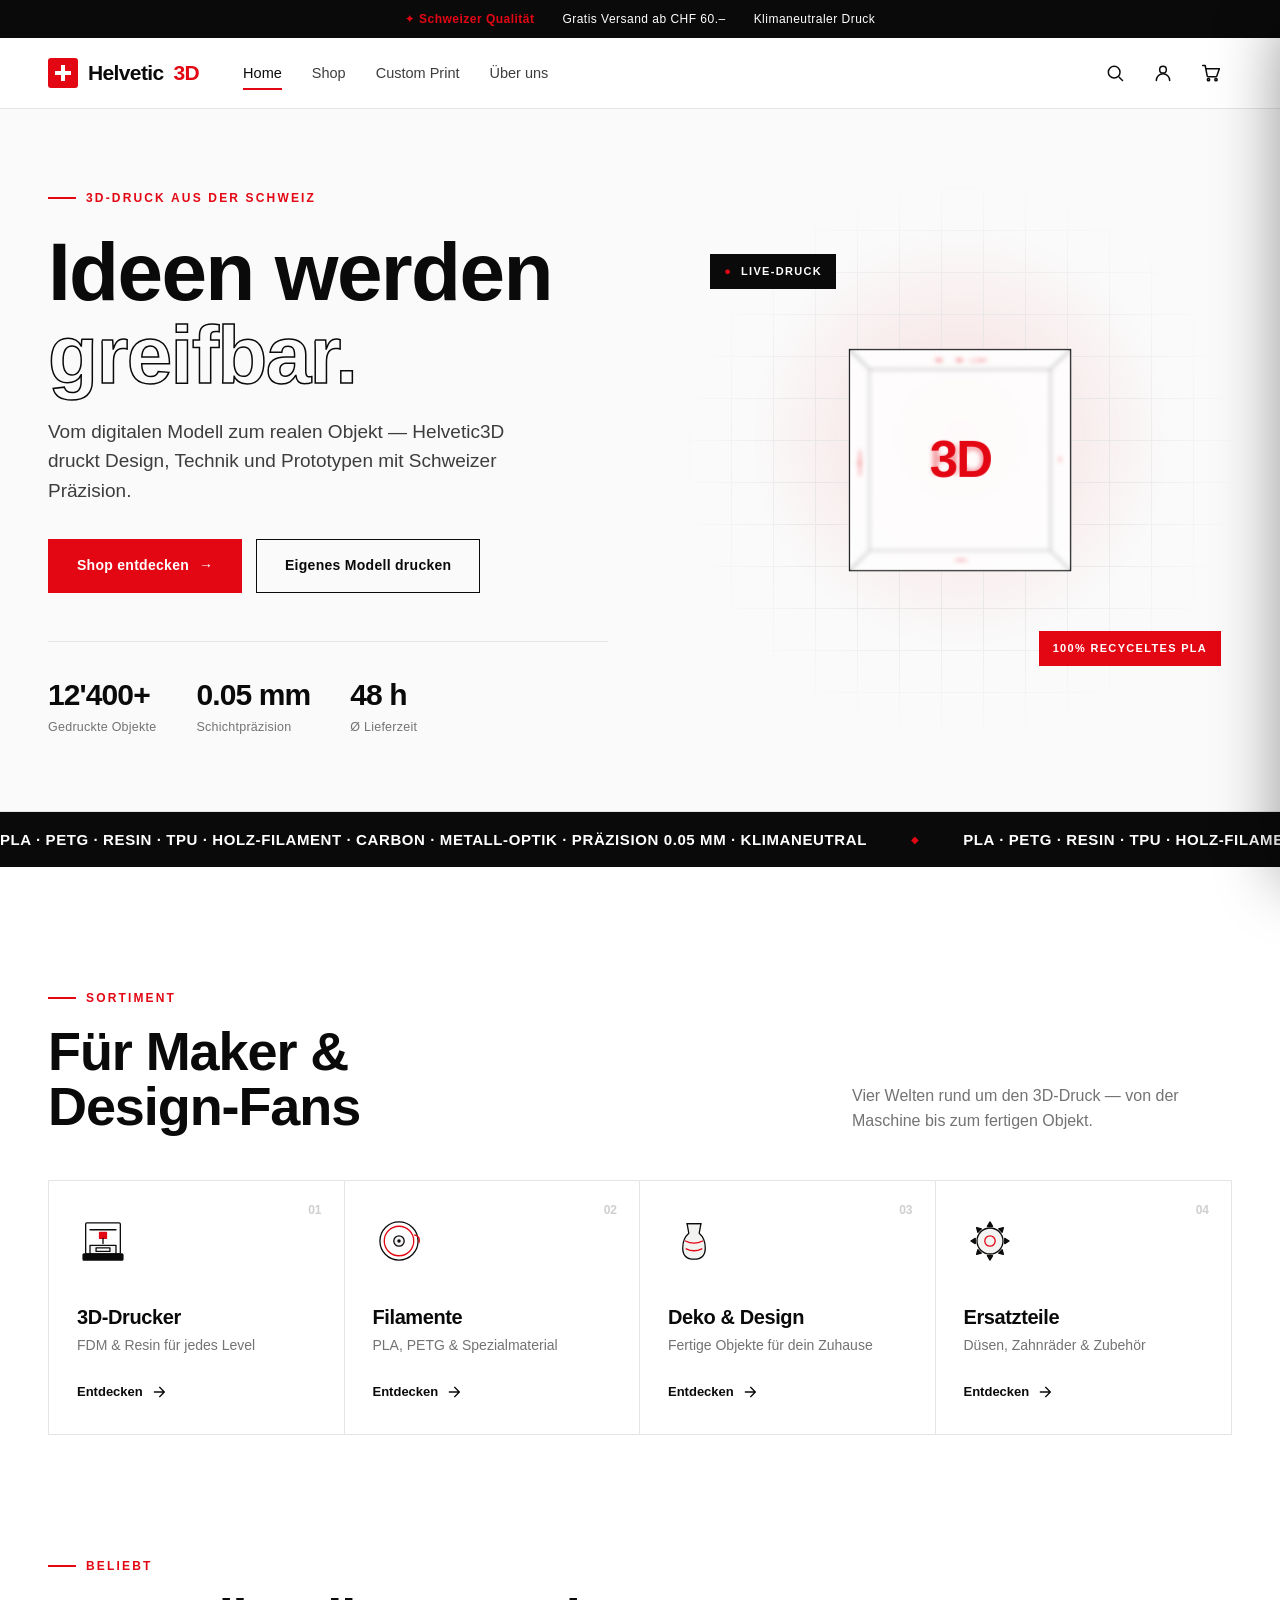
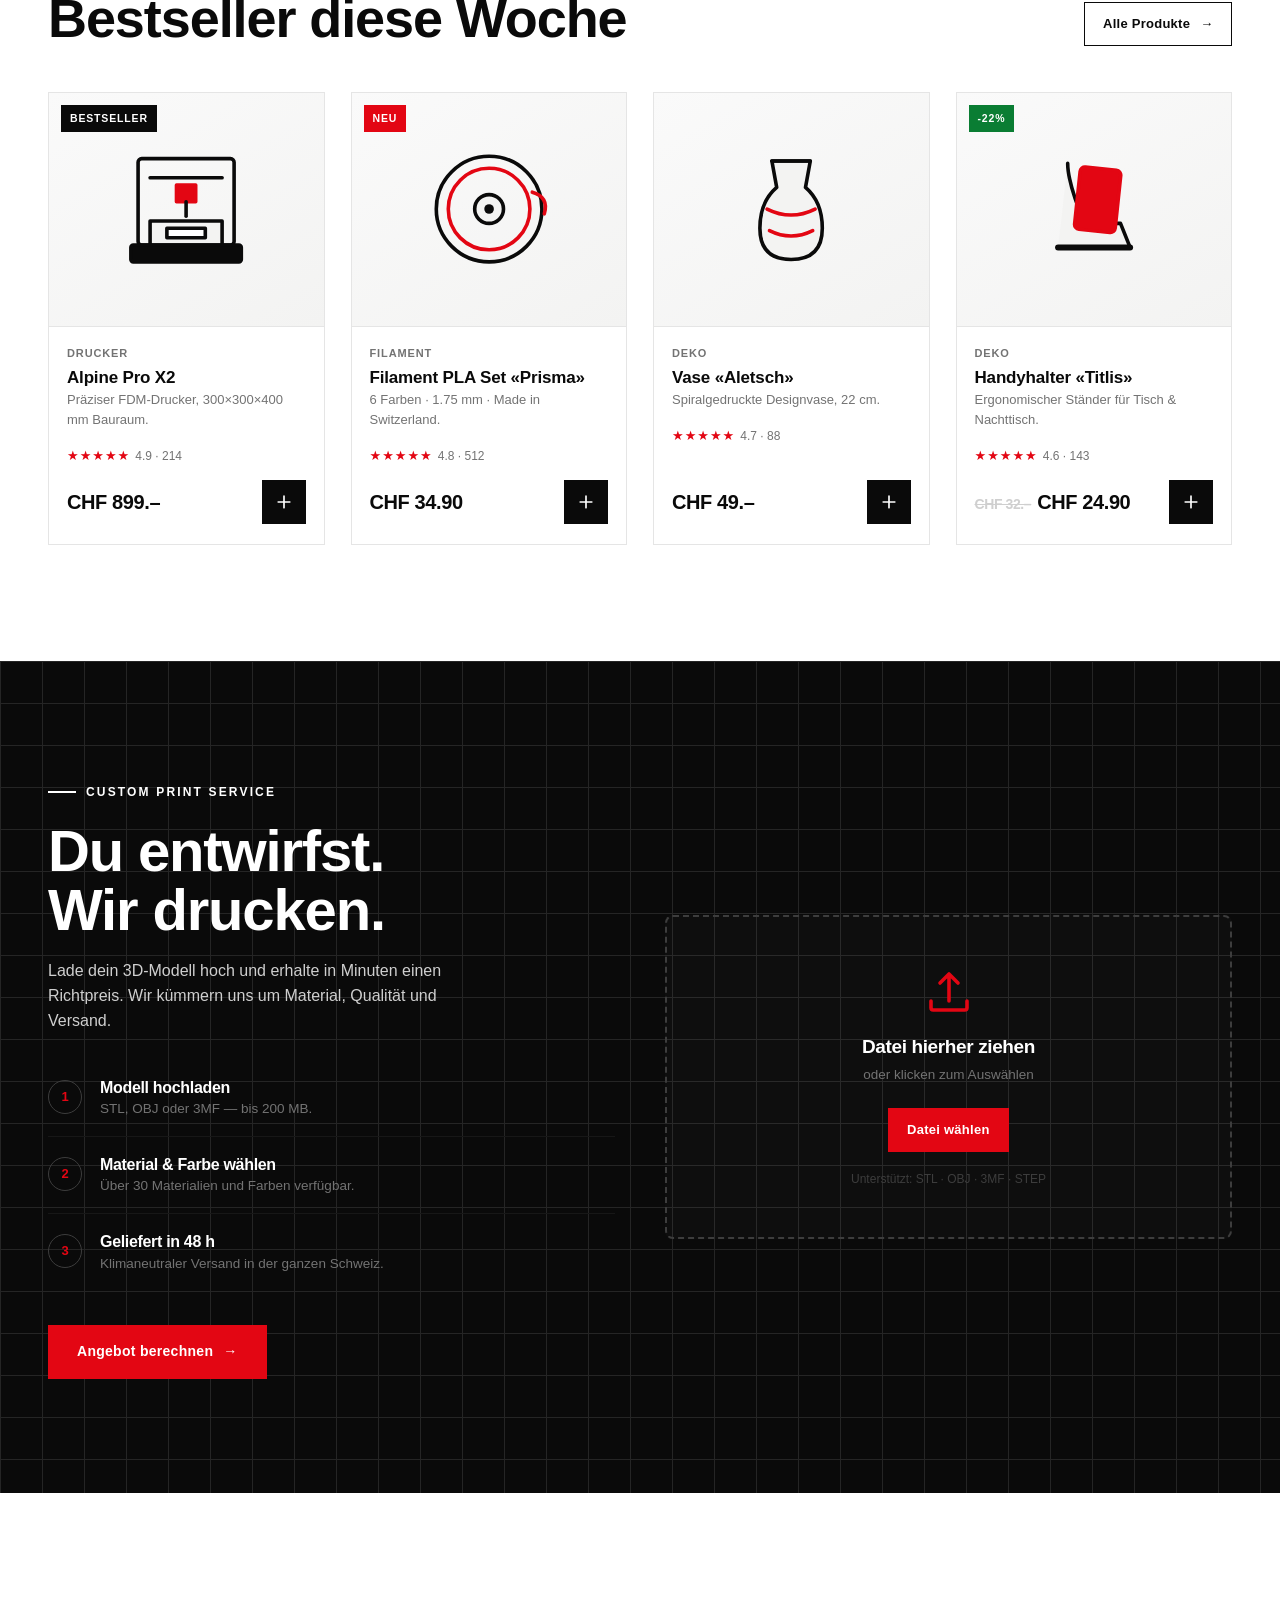
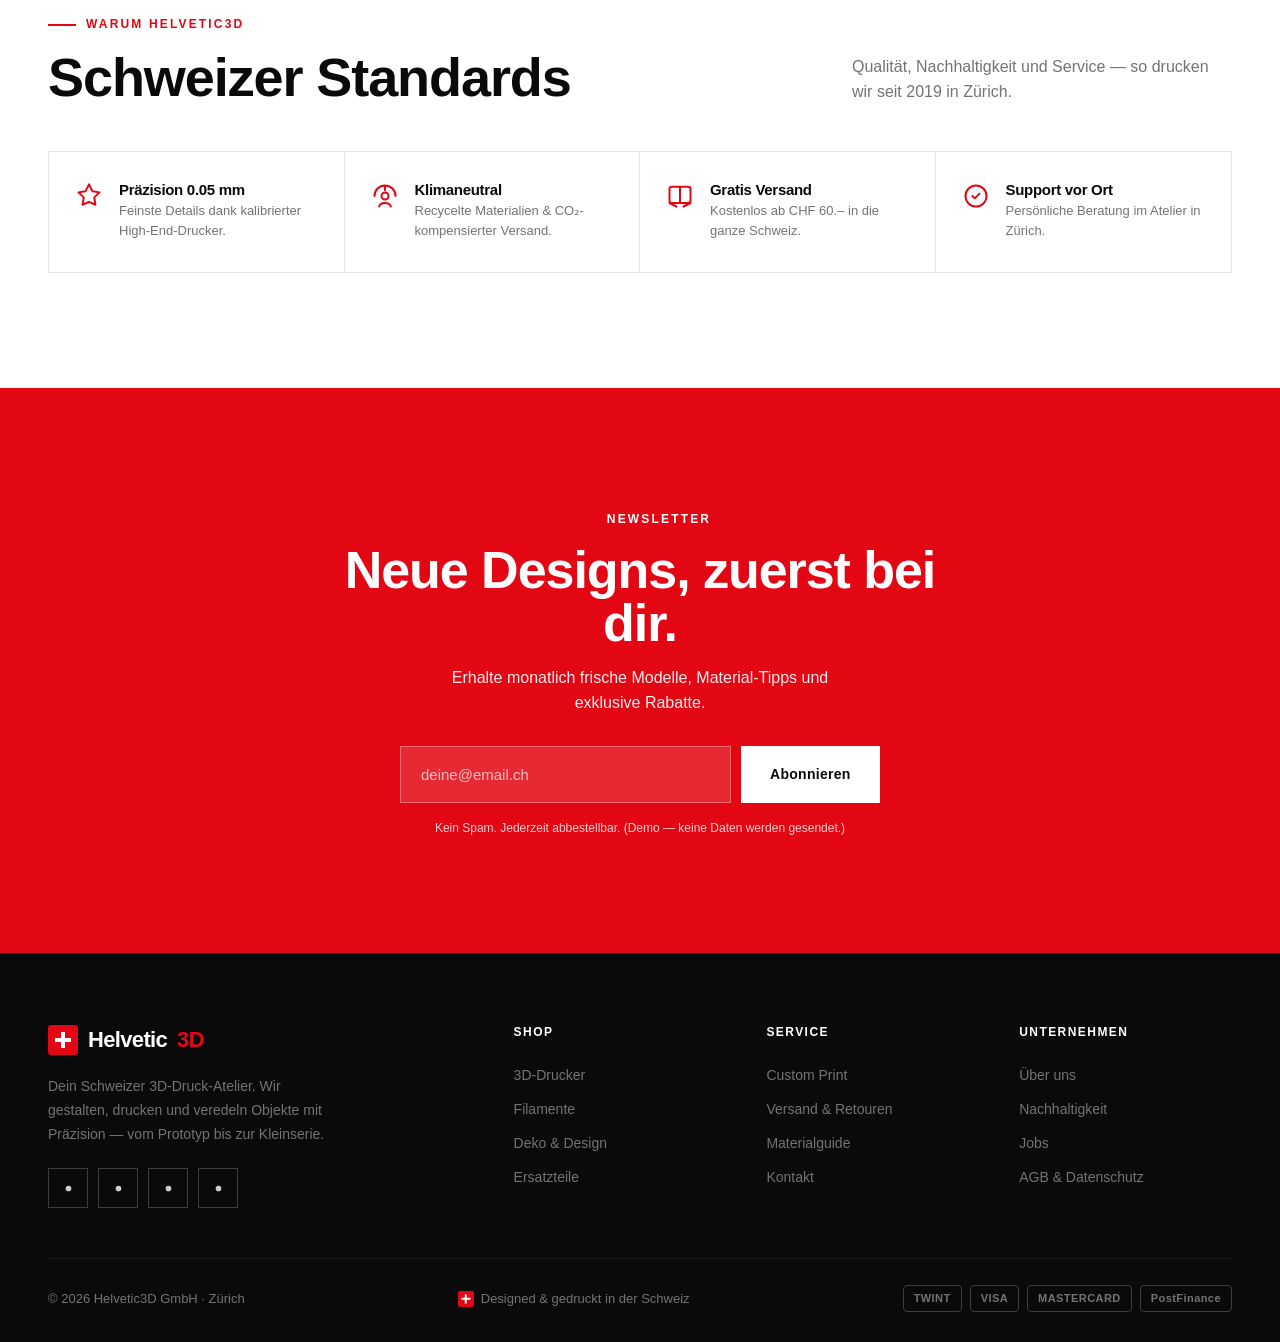
<file: index.html>
<!DOCTYPE html>
<html lang="de">
<head>
  <meta charset="UTF-8">
  <meta name="viewport" content="width=device-width, initial-scale=1.0">
  <title>Helvetic3D — Schweizer 3D-Druck & Design</title>
  <meta name="description" content="Helvetic3D — Dein Schweizer 3D-Druck-Atelier. 3D-Drucker, Filamente, Design-Objekte und individuelle Aufträge. Präzise gedruckt in der Schweiz.">
  <link rel="preconnect" href="#">
  <link rel="stylesheet" href="css/style.css">
  <link rel="icon" href="data:image/svg+xml,<svg xmlns='http://www.w3.org/2000/svg' viewBox='0 0 100 100'><rect width='100' height='100' fill='%23E30613'/><rect x='44' y='22' width='12' height='56' fill='white'/><rect x='22' y='44' width='56' height='12' fill='white'/></svg>">
</head>
<body>

  <!-- ============================ HERO ============================ -->
  <section class="hero">
    <div class="wrap">
      <div class="hero-copy">
        <span class="eyebrow">3D-Druck aus der Schweiz</span>
        <h1>Ideen werden<br><span class="out">greifbar.</span></h1>
        <p>Vom digitalen Modell zum realen Objekt — Helvetic3D druckt Design, Technik und Prototypen mit Schweizer Präzision.</p>
        <div class="hero-cta">
          <a href="shop.html" class="btn btn--red">Shop entdecken <span class="arrow">→</span></a>
          <a href="shop.html#custom" class="btn btn--ghost">Eigenes Modell drucken</a>
        </div>
        <div class="hero-stats">
          <div><div class="num">12'400+</div><div class="lbl">Gedruckte Objekte</div></div>
          <div><div class="num">0.05 mm</div><div class="lbl">Schichtpräzision</div></div>
          <div><div class="num">48 h</div><div class="lbl">Ø Lieferzeit</div></div>
        </div>
      </div>

      <div class="stage">
        <div class="grid-bg"></div>
        <span class="stage-badge b1"><b>●</b>&nbsp; Live-Druck</span>
        <span class="stage-badge b2">100% recyceltes PLA</span>
        <div class="cube-scene">
          <div class="cube">
            <div class="face front"><span>3D</span></div>
            <div class="face back"><span>CH</span></div>
            <div class="face right"><span>+</span></div>
            <div class="face left"><span>◆</span></div>
            <div class="face top"><span>H3</span></div>
            <div class="face bottom"><span>✦</span></div>
          </div>
        </div>
      </div>
    </div>
  </section>

  <!-- ========================== MARQUEE ========================== -->
  <div class="marquee">
    <div class="marquee-track">
      <span>PLA · PETG · RESIN · TPU · HOLZ-FILAMENT · CARBON · METALL-OPTIK · PRÄZISION 0.05 MM · KLIMANEUTRAL</span>
      <span>PLA · PETG · RESIN · TPU · HOLZ-FILAMENT · CARBON · METALL-OPTIK · PRÄZISION 0.05 MM · KLIMANEUTRAL</span>
    </div>
  </div>

  <!-- ========================= KATEGORIEN ======================== -->
  <section class="section-pad">
    <div class="wrap">
      <div class="sec-head">
        <div>
          <span class="eyebrow">Sortiment</span>
          <h2 style="margin-top:16px">Für Maker &amp;<br>Design-Fans</h2>
        </div>
        <p>Vier Welten rund um den 3D-Druck — von der Maschine bis zum fertigen Objekt.</p>
      </div>
      <div class="cat-grid" id="catGrid"></div>
    </div>
  </section>

  <!-- ========================= BESTSELLER ======================== -->
  <section class="section-pad" style="padding-top:0">
    <div class="wrap">
      <div class="sec-head">
        <div>
          <span class="eyebrow">Beliebt</span>
          <h2 style="margin-top:16px">Bestseller diese Woche</h2>
        </div>
        <a href="shop.html" class="btn btn--ghost btn--sm">Alle Produkte <span class="arrow">→</span></a>
      </div>
      <div class="prod-grid" id="featured"></div>
    </div>
  </section>

  <!-- ======================== CUSTOM PRINT ======================= -->
  <section class="custom section-pad" id="custom">
    <div class="grid-bg"></div>
    <div class="wrap">
      <div>
        <span class="eyebrow">Custom Print Service</span>
        <h2>Du entwirfst.<br>Wir drucken.</h2>
        <p>Lade dein 3D-Modell hoch und erhalte in Minuten einen Richtpreis. Wir kümmern uns um Material, Qualität und Versand.</p>
        <div class="steps">
          <div class="step"><span class="n">1</span><div><h4>Modell hochladen</h4><p>STL, OBJ oder 3MF — bis 200 MB.</p></div></div>
          <div class="step"><span class="n">2</span><div><h4>Material &amp; Farbe wählen</h4><p>Über 30 Materialien und Farben verfügbar.</p></div></div>
          <div class="step"><span class="n">3</span><div><h4>Geliefert in 48 h</h4><p>Klimaneutraler Versand in der ganzen Schweiz.</p></div></div>
        </div>
        <a href="shop.html#custom" class="btn btn--red">Angebot berechnen <span class="arrow">→</span></a>
      </div>
      <div class="upload" id="uploadZone">
        <div class="up-ico">
          <svg viewBox="0 0 24 24" fill="none" stroke="currentColor" stroke-width="1.6" stroke-linecap="round" stroke-linejoin="round"><path d="M12 16V4M8 8l4-4 4 4"/><path d="M4 16v3a1 1 0 0 0 1 1h14a1 1 0 0 0 1-1v-3"/></svg>
        </div>
        <h4>Datei hierher ziehen</h4>
        <p>oder klicken zum Auswählen</p>
        <button class="btn btn--red btn--sm">Datei wählen</button>
        <div class="formats">Unterstützt: STL · OBJ · 3MF · STEP</div>
      </div>
    </div>
  </section>

  <!-- ========================== FEATURES ========================= -->
  <section class="section-pad" id="about">
    <div class="wrap">
      <div class="sec-head">
        <div>
          <span class="eyebrow">Warum Helvetic3D</span>
          <h2 style="margin-top:16px">Schweizer Standards</h2>
        </div>
        <p>Qualität, Nachhaltigkeit und Service — so drucken wir seit 2019 in Zürich.</p>
      </div>
      <div class="feat-grid">
        <div class="feat">
          <svg viewBox="0 0 24 24" fill="none" stroke="currentColor" stroke-width="1.7" stroke-linecap="round" stroke-linejoin="round"><path d="M12 2l3 6 6 .9-4.5 4.3 1 6.3L12 17l-5.5 2.5 1-6.3L3 8.9 9 8z"/></svg>
          <div><h4>Präzision 0.05 mm</h4><p>Feinste Details dank kalibrierter High-End-Drucker.</p></div>
        </div>
        <div class="feat">
          <svg viewBox="0 0 24 24" fill="none" stroke="currentColor" stroke-width="1.7" stroke-linecap="round" stroke-linejoin="round"><path d="M3 12a9 9 0 0 1 9-9 9 9 0 0 1 9 9M12 3v4M7 21c1-4 9-4 10 0"/><circle cx="12" cy="12" r="3"/></svg>
          <div><h4>Klimaneutral</h4><p>Recycelte Materialien &amp; CO₂-kompensierter Versand.</p></div>
        </div>
        <div class="feat">
          <svg viewBox="0 0 24 24" fill="none" stroke="currentColor" stroke-width="1.7" stroke-linecap="round" stroke-linejoin="round"><rect x="3" y="4" width="18" height="14" rx="2"/><path d="M3 18l6 3M21 18l-6 3M12 4v14"/></svg>
          <div><h4>Gratis Versand</h4><p>Kostenlos ab CHF 60.– in die ganze Schweiz.</p></div>
        </div>
        <div class="feat">
          <svg viewBox="0 0 24 24" fill="none" stroke="currentColor" stroke-width="1.7" stroke-linecap="round" stroke-linejoin="round"><path d="M9 12l2 2 4-4"/><circle cx="12" cy="12" r="9"/></svg>
          <div><h4>Support vor Ort</h4><p>Persönliche Beratung im Atelier in Zürich.</p></div>
        </div>
      </div>
    </div>
  </section>

  <!-- ========================= NEWSLETTER ======================== -->
  <section class="news section-pad">
    <div class="wrap">
      <span class="eyebrow" style="color:#fff;justify-content:center">Newsletter</span>
      <h2 style="margin-top:16px">Neue Designs, zuerst bei dir.</h2>
      <p>Erhalte monatlich frische Modelle, Material-Tipps und exklusive Rabatte.</p>
      <form class="news-form" onsubmit="event.preventDefault(); this.reset(); toast('Danke fürs Abonnieren!');">
        <input type="email" placeholder="deine@email.ch" required>
        <button class="btn" type="submit">Abonnieren</button>
      </form>
      <small>Kein Spam. Jederzeit abbestellbar. (Demo — keine Daten werden gesendet.)</small>
    </div>
  </section>

  <!-- Scripts -->
  <script src="js/data.js"></script>
  <script src="js/app.js"></script>
  <script src="js/partials.js"></script>
  <script>
    mountChrome('home');
    mountFooter();

    // Kategorien
    document.getElementById('catGrid').innerHTML = CATEGORIES.map((c, i) => `
      <a class="cat reveal" href="shop.html">
        <span class="idx">0${i + 1}</span>
        <div class="cat-ico">${ART[c.ico]}</div>
        <h3>${c.name}</h3>
        <p>${c.sub}</p>
        <span class="go">Entdecken ${ICON.arrow}</span>
      </a>`).join('');

    // Bestseller (erste 4)
    renderProducts(PRODUCTS.slice(0, 4), '#featured');

    // Upload-Demo
    document.getElementById('uploadZone')?.addEventListener('click', () => toast('Demo — Upload ist deaktiviert.'));

    wireChrome();
  </script>
</body>
</html>
</file>
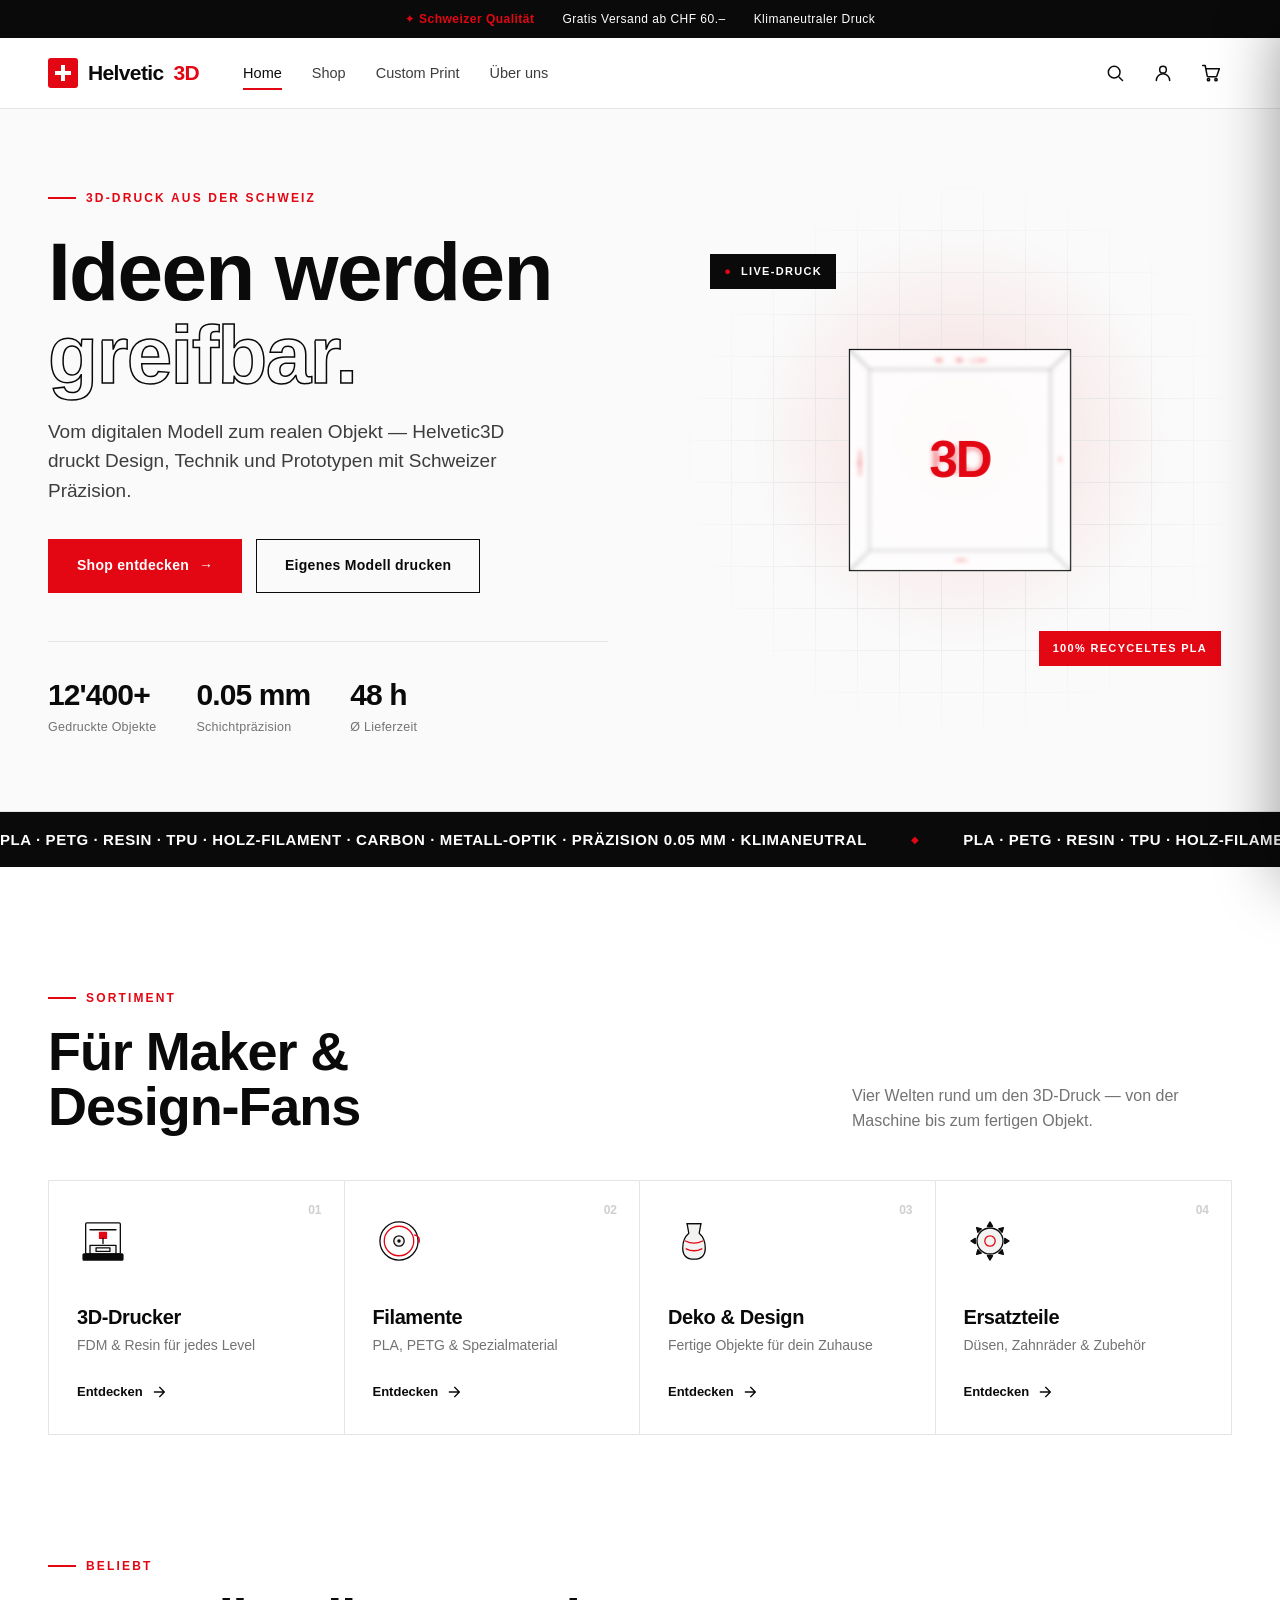
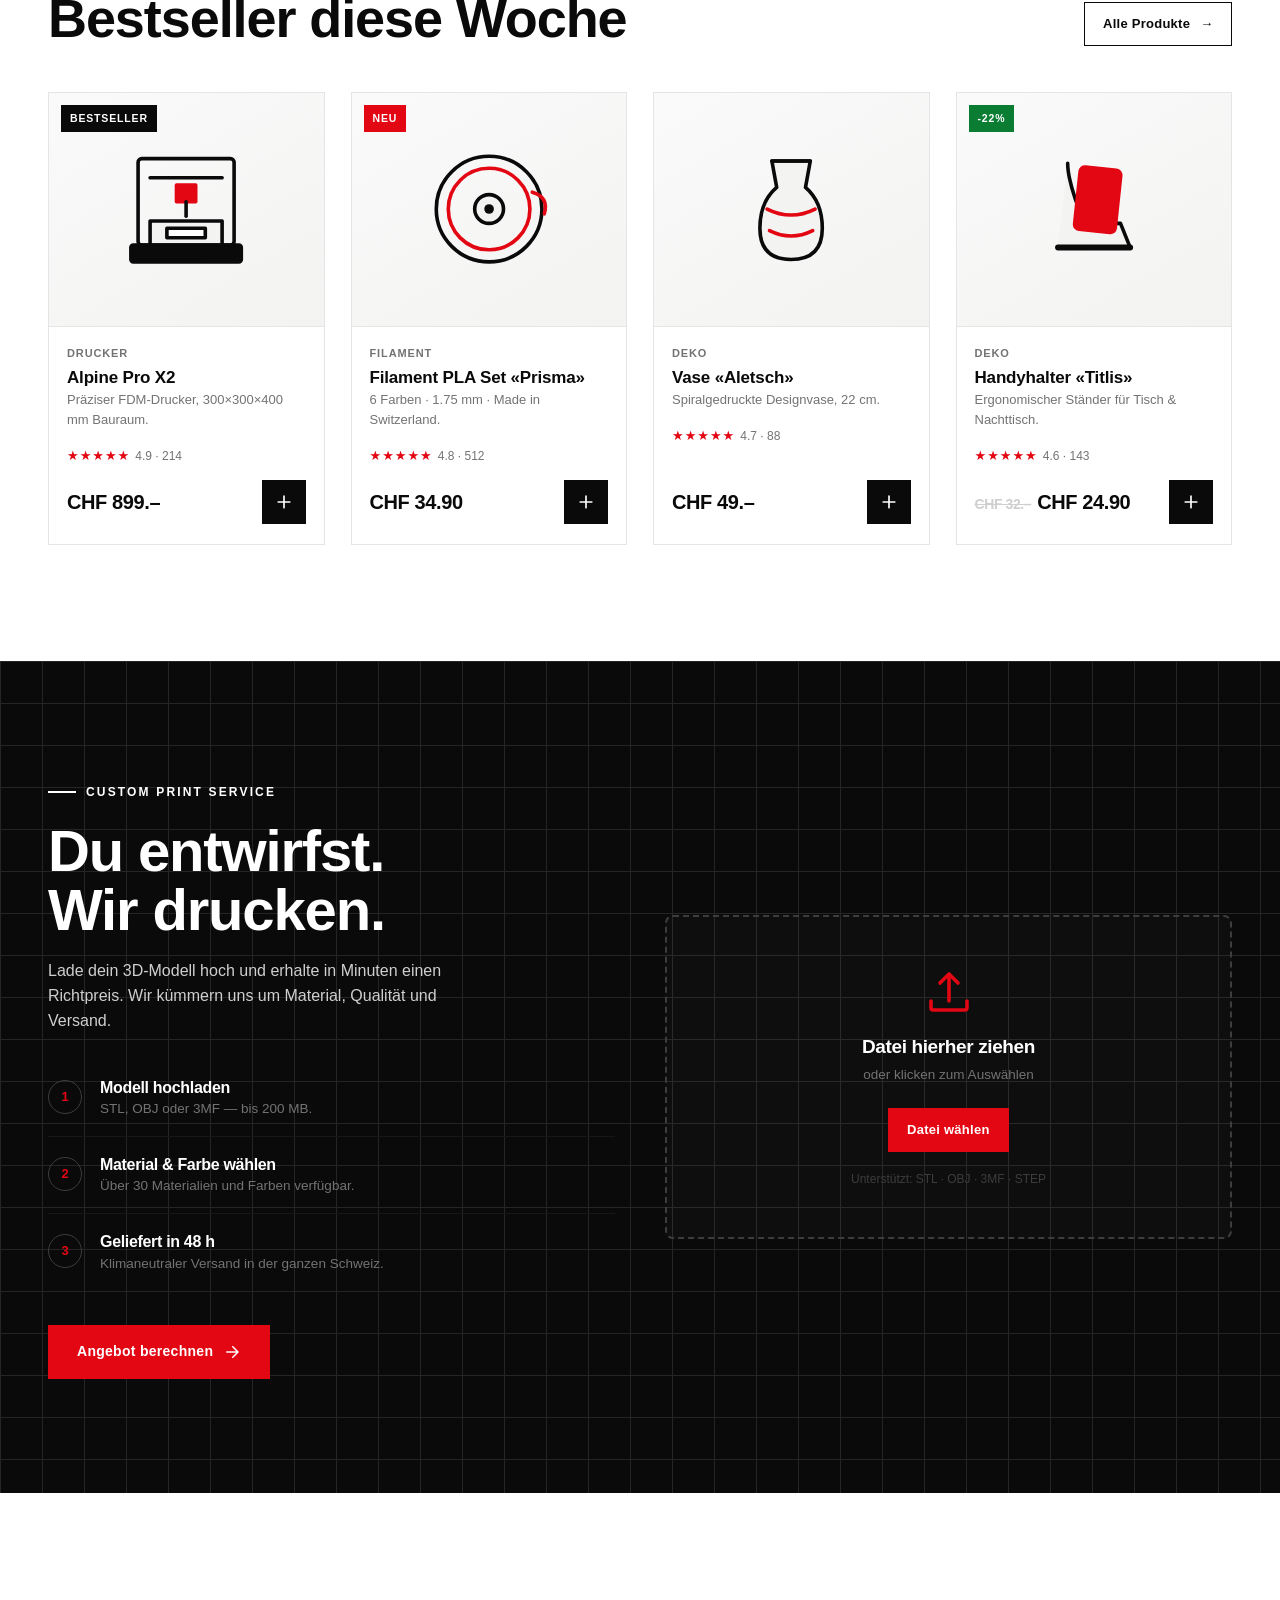
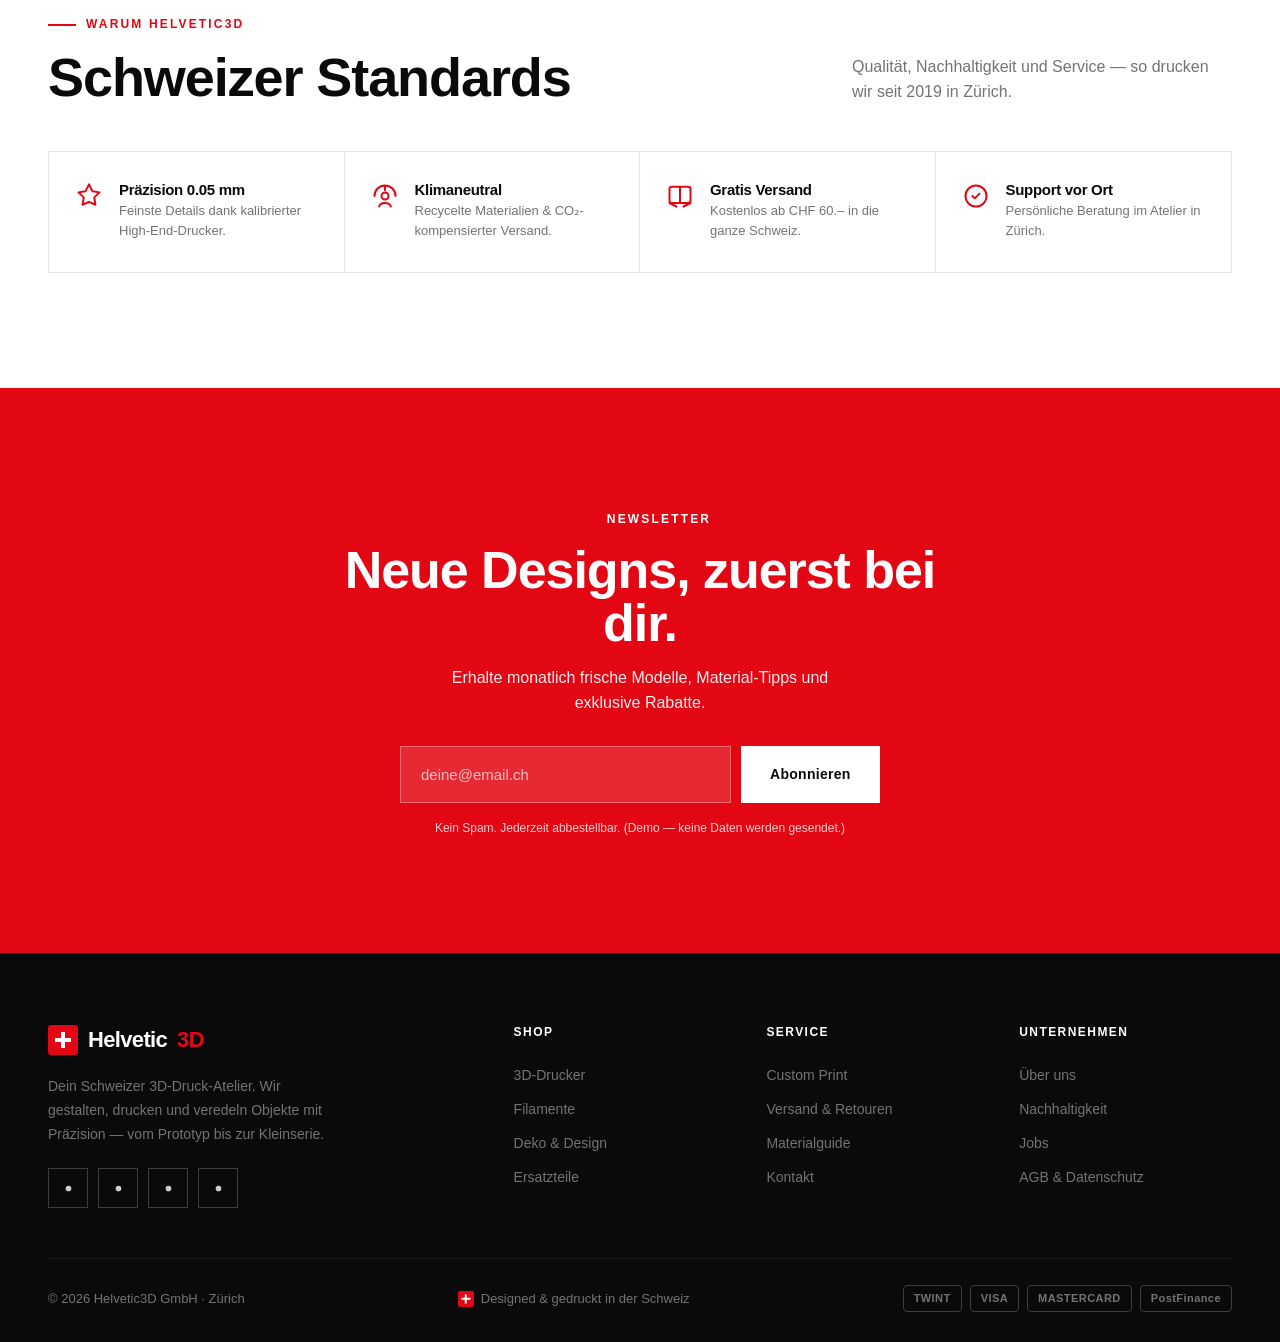
<file: preview.html>
<!DOCTYPE html>
<html lang="de">
<head>
<meta charset="UTF-8">
<meta name="viewport" content="width=device-width, initial-scale=1.0">
<title>Helvetic3D — Schweizer 3D-Druck & Design (Preview)</title>
<meta name="description" content="Helvetic3D — Design-Preview eines Schweizer 3D-Druck-Webshops. Reines Frontend, kein Backend.">
<link rel="icon" href="data:image/svg+xml,<svg xmlns='http://www.w3.org/2000/svg' viewBox='0 0 100 100'><rect width='100' height='100' fill='%23E30613'/><rect x='44' y='22' width='12' height='56' fill='white'/><rect x='22' y='44' width='56' height='12' fill='white'/></svg>">
<style>
/* =================================================================
   HELVETIC3D — Design System
   Swiss International Typographic Style
   Grid-based · High contrast · Helvetica · Red accent
   ================================================================= */

:root {
  /* Colors */
  --red:        #E30613;   /* Swiss red */
  --red-dark:   #B70410;
  --ink:        #0A0A0A;
  --ink-soft:   #1a1a1a;
  --gray-900:   #171717;
  --gray-700:   #3d3d3d;
  --gray-500:   #737373;
  --gray-300:   #cfcfcf;
  --gray-200:   #e5e5e5;
  --gray-100:   #f3f3f2;
  --gray-50:    #fafafa;
  --paper:      #ffffff;

  /* Typography */
  --font: "Helvetica Neue", Helvetica, Arial, "Inter", system-ui, sans-serif;

  /* Layout */
  --max:        1320px;
  --gutter:     clamp(20px, 4vw, 48px);
  --nav-h:      70px;

  /* Motion */
  --ease:       cubic-bezier(0.16, 1, 0.3, 1);
}

/* --------------------------------------------------- Reset ------ */
*, *::before, *::after { box-sizing: border-box; }
* { margin: 0; padding: 0; }

html { scroll-behavior: smooth; -webkit-text-size-adjust: 100%; }

body {
  font-family: var(--font);
  color: var(--ink);
  background: var(--paper);
  line-height: 1.55;
  font-size: 16px;
  -webkit-font-smoothing: antialiased;
  text-rendering: optimizeLegibility;
  overflow-x: hidden;
}

img, svg { display: block; max-width: 100%; }
a { color: inherit; text-decoration: none; }
button, input, textarea, select { font: inherit; color: inherit; }
button { cursor: pointer; background: none; border: none; }
ul { list-style: none; }

/* --------------------------------------------------- Type ------- */
h1, h2, h3, h4 { font-weight: 700; line-height: 1.02; letter-spacing: -0.02em; }

.eyebrow {
  font-size: 12px;
  font-weight: 700;
  letter-spacing: 0.18em;
  text-transform: uppercase;
  color: var(--red);
  display: inline-flex;
  align-items: center;
  gap: 10px;
}
.eyebrow::before {
  content: "";
  width: 28px;
  height: 2px;
  background: var(--red);
}

/* --------------------------------------------------- Layout ----- */
.wrap {
  width: 100%;
  max-width: var(--max);
  margin-inline: auto;
  padding-inline: var(--gutter);
}

section { position: relative; }

.section-pad { padding-block: clamp(64px, 9vw, 130px); }

.line-top { border-top: 1px solid var(--gray-200); }

/* --------------------------------------------------- Buttons ---- */
.btn {
  display: inline-flex;
  align-items: center;
  justify-content: center;
  gap: 10px;
  padding: 15px 28px;
  font-size: 14px;
  font-weight: 700;
  letter-spacing: 0.02em;
  border: 1.5px solid var(--ink);
  background: var(--ink);
  color: #fff;
  transition: transform .3s var(--ease), background .3s var(--ease), color .3s var(--ease);
  will-change: transform;
}
.btn:hover { background: var(--red); border-color: var(--red); transform: translateY(-2px); }
.btn:active { transform: translateY(0); }
.btn svg { width: 18px; height: 18px; flex: none; }

.btn--ghost { background: transparent; color: var(--ink); }
.btn--ghost:hover { background: var(--ink); color: #fff; border-color: var(--ink); }

.btn--red { background: var(--red); border-color: var(--red); }
.btn--red:hover { background: var(--red-dark); border-color: var(--red-dark); }

.btn--sm { padding: 11px 18px; font-size: 13px; }
.btn--block { width: 100%; }

.arrow { transition: transform .3s var(--ease); }
.btn:hover .arrow { transform: translateX(4px); }

/* =================================================================
   TOP BAR
   ================================================================= */
.topbar {
  background: var(--ink);
  color: #fff;
  font-size: 12px;
  letter-spacing: 0.04em;
}
.topbar .wrap {
  display: flex;
  align-items: center;
  justify-content: center;
  gap: 28px;
  height: 38px;
  overflow: hidden;
  white-space: nowrap;
}
.topbar span { display: inline-flex; align-items: center; gap: 8px; }
.topbar .swiss { color: var(--red); font-weight: 700; }
.topbar .hide-sm { }

/* =================================================================
   NAVIGATION
   ================================================================= */
.nav {
  position: sticky;
  top: 0;
  z-index: 100;
  background: rgba(255,255,255,0.85);
  backdrop-filter: saturate(180%) blur(14px);
  -webkit-backdrop-filter: saturate(180%) blur(14px);
  border-bottom: 1px solid var(--gray-200);
}
.nav .wrap {
  height: var(--nav-h);
  display: flex;
  align-items: center;
  gap: 32px;
}

.brand {
  display: flex;
  align-items: center;
  gap: 10px;
  font-weight: 800;
  letter-spacing: -0.03em;
  font-size: 21px;
}
.brand .mark {
  width: 30px; height: 30px;
  background: var(--red);
  position: relative;
  flex: none;
  border-radius: 3px;
}
/* Swiss cross inside logo mark */
.brand .mark::before,
.brand .mark::after {
  content: "";
  position: absolute;
  background: #fff;
  top: 50%; left: 50%;
  transform: translate(-50%, -50%);
}
.brand .mark::before { width: 4px; height: 16px; }
.brand .mark::after  { width: 16px; height: 4px; }
.brand b { color: var(--red); }

.nav-links {
  display: flex;
  align-items: center;
  gap: 30px;
  margin-left: 12px;
}
.nav-links a {
  font-size: 14.5px;
  font-weight: 500;
  color: var(--gray-700);
  position: relative;
  padding-block: 4px;
  transition: color .2s;
}
.nav-links a::after {
  content: "";
  position: absolute; left: 0; bottom: -2px;
  width: 0; height: 2px; background: var(--red);
  transition: width .3s var(--ease);
}
.nav-links a:hover, .nav-links a.active { color: var(--ink); }
.nav-links a:hover::after, .nav-links a.active::after { width: 100%; }

.nav-actions {
  margin-left: auto;
  display: flex;
  align-items: center;
  gap: 6px;
}
.icon-btn {
  width: 42px; height: 42px;
  display: grid; place-items: center;
  border-radius: 50%;
  color: var(--ink);
  position: relative;
  transition: background .2s;
}
.icon-btn:hover { background: var(--gray-100); }
.icon-btn svg { width: 20px; height: 20px; }

.cart-count {
  position: absolute;
  top: 4px; right: 3px;
  min-width: 18px; height: 18px;
  padding: 0 4px;
  background: var(--red);
  color: #fff;
  border-radius: 9px;
  font-size: 11px;
  font-weight: 700;
  display: grid; place-items: center;
  line-height: 1;
}

.burger { display: none; }

/* =================================================================
   HERO
   ================================================================= */
.hero {
  position: relative;
  overflow: hidden;
  background: var(--gray-50);
  border-bottom: 1px solid var(--gray-200);
}
.hero .wrap {
  display: grid;
  grid-template-columns: 1.05fr 0.95fr;
  align-items: center;
  gap: 40px;
  min-height: min(78vh, 720px);
  padding-block: 56px;
}
.hero-copy { max-width: 560px; }
.hero h1 {
  font-size: clamp(42px, 6.4vw, 88px);
  margin: 22px 0 20px;
}
.hero h1 .out {
  color: transparent;
  -webkit-text-stroke: 1.5px var(--ink);
}
.hero p {
  font-size: clamp(16px, 1.5vw, 19px);
  color: var(--gray-700);
  max-width: 460px;
  margin-bottom: 34px;
}
.hero-cta { display: flex; gap: 14px; flex-wrap: wrap; }

.hero-stats {
  display: flex;
  gap: 40px;
  margin-top: 48px;
  padding-top: 30px;
  border-top: 1px solid var(--gray-200);
}
.hero-stats .num {
  font-size: 30px; font-weight: 800; letter-spacing: -0.03em;
}
.hero-stats .lbl { font-size: 12.5px; color: var(--gray-500); letter-spacing: 0.02em; }

/* Hero 3D stage */
.stage {
  position: relative;
  aspect-ratio: 1 / 1;
  display: grid;
  place-items: center;
  perspective: 1000px;
}
.stage::before {
  content: "";
  position: absolute; inset: 8%;
  background:
    radial-gradient(circle at 50% 45%, rgba(227,6,19,.12), transparent 62%);
  z-index: 0;
}
.grid-bg {
  position: absolute; inset: 0;
  background-image:
    linear-gradient(var(--gray-200) 1px, transparent 1px),
    linear-gradient(90deg, var(--gray-200) 1px, transparent 1px);
  background-size: 42px 42px;
  mask-image: radial-gradient(circle at 50% 50%, #000 40%, transparent 74%);
  -webkit-mask-image: radial-gradient(circle at 50% 50%, #000 40%, transparent 74%);
  opacity: .8;
}

/* CSS 3D rotating cube */
.cube-scene { position: relative; width: 200px; height: 200px; transform-style: preserve-3d; z-index: 2; }
.cube {
  position: absolute; inset: 0;
  transform-style: preserve-3d;
  animation: spin 16s linear infinite;
}
.cube .face {
  position: absolute;
  width: 200px; height: 200px;
  border: 1.5px solid var(--ink);
  background: rgba(255,255,255,0.62);
  backdrop-filter: blur(2px);
  display: grid; place-items: center;
}
.cube .face span {
  font-size: 46px; font-weight: 800; color: var(--red);
  letter-spacing: -0.04em;
}
.cube .front  { transform: rotateY(0deg)   translateZ(100px); }
.cube .back   { transform: rotateY(180deg) translateZ(100px); }
.cube .right  { transform: rotateY(90deg)  translateZ(100px); }
.cube .left   { transform: rotateY(-90deg) translateZ(100px); }
.cube .top    { transform: rotateX(90deg)  translateZ(100px); }
.cube .bottom { transform: rotateX(-90deg) translateZ(100px); }

@keyframes spin {
  from { transform: rotateX(-24deg) rotateY(0deg); }
  to   { transform: rotateX(-24deg) rotateY(360deg); }
}

.stage-badge {
  position: absolute;
  z-index: 3;
  background: var(--ink);
  color: #fff;
  font-size: 11px;
  font-weight: 700;
  letter-spacing: 0.12em;
  padding: 9px 14px;
  text-transform: uppercase;
}
.stage-badge.b1 { top: 12%; left: 4%; }
.stage-badge.b1 b { color: var(--red); }
.stage-badge.b2 { bottom: 12%; right: 2%; background: var(--red); }

/* =================================================================
   MARQUEE / TRUST BAR
   ================================================================= */
.marquee {
  background: var(--ink);
  color: #fff;
  overflow: hidden;
  padding-block: 16px;
}
.marquee-track {
  display: flex;
  gap: 44px;
  white-space: nowrap;
  width: max-content;
  animation: marq 30s linear infinite;
}
.marquee-track span {
  font-size: 15px; font-weight: 600; letter-spacing: 0.04em;
  display: inline-flex; align-items: center; gap: 44px;
}
.marquee-track span::after { content: "◆"; color: var(--red); font-size: 10px; }
@keyframes marq { to { transform: translateX(-50%); } }

/* =================================================================
   SECTION HEADER
   ================================================================= */
.sec-head {
  display: flex;
  align-items: flex-end;
  justify-content: space-between;
  gap: 24px;
  margin-bottom: 46px;
  flex-wrap: wrap;
}
.sec-head h2 { font-size: clamp(30px, 4.4vw, 54px); }
.sec-head p { color: var(--gray-500); max-width: 380px; margin-top: 14px; }

/* =================================================================
   CATEGORIES
   ================================================================= */
.cat-grid {
  display: grid;
  grid-template-columns: repeat(4, 1fr);
  gap: 0;
  border: 1px solid var(--gray-200);
}
.cat {
  padding: 34px 28px 30px;
  border-right: 1px solid var(--gray-200);
  transition: background .3s var(--ease);
  position: relative;
  overflow: hidden;
}
.cat:last-child { border-right: none; }
.cat:hover { background: var(--gray-50); }
.cat .cat-ico {
  width: 52px; height: 52px; color: var(--red);
  margin-bottom: 40px;
}
.cat h3 { font-size: 20px; margin-bottom: 8px; }
.cat p { font-size: 14px; color: var(--gray-500); margin-bottom: 22px; }
.cat .go {
  font-size: 13px; font-weight: 700; color: var(--ink);
  display: inline-flex; align-items: center; gap: 8px;
}
.cat .go svg { width: 16px; transition: transform .3s var(--ease); }
.cat:hover .go svg { transform: translateX(5px); }
.cat .idx {
  position: absolute; top: 20px; right: 22px;
  font-size: 12px; color: var(--gray-300); font-weight: 700;
}

/* =================================================================
   PRODUCT CARD & GRID
   ================================================================= */
.prod-grid {
  display: grid;
  grid-template-columns: repeat(4, 1fr);
  gap: 26px;
}
.prod-grid.cols-3 { grid-template-columns: repeat(3, 1fr); }

.card {
  border: 1px solid var(--gray-200);
  background: #fff;
  display: flex;
  flex-direction: column;
  transition: box-shadow .35s var(--ease), transform .35s var(--ease), border-color .35s var(--ease);
  position: relative;
}
.card:hover {
  box-shadow: 0 24px 50px -28px rgba(0,0,0,0.25);
  transform: translateY(-4px);
  border-color: var(--gray-300);
}
.card-media {
  position: relative;
  aspect-ratio: 4 / 3.4;
  background:
    linear-gradient(150deg, var(--gray-50), var(--gray-100));
  display: grid; place-items: center;
  overflow: hidden;
  border-bottom: 1px solid var(--gray-200);
}
.card-media svg.art { width: 62%; height: 62%; transition: transform .5s var(--ease); }
.card:hover .card-media svg.art { transform: scale(1.07) rotate(-2deg); }

.tag {
  position: absolute; top: 12px; left: 12px;
  font-size: 10.5px; font-weight: 700; letter-spacing: 0.08em;
  text-transform: uppercase;
  padding: 5px 9px;
  background: var(--ink); color: #fff;
}
.tag.new { background: var(--red); }
.tag.sale { background: #0a7d33; }

.wish {
  position: absolute; top: 10px; right: 10px;
  width: 36px; height: 36px; border-radius: 50%;
  background: rgba(255,255,255,0.9);
  display: grid; place-items: center;
  color: var(--gray-500);
  opacity: 0; transform: translateY(-6px);
  transition: opacity .3s, transform .3s, color .2s;
}
.card:hover .wish { opacity: 1; transform: translateY(0); }
.wish:hover { color: var(--red); }
.wish svg { width: 18px; height: 18px; }

.card-body { padding: 18px 18px 20px; display: flex; flex-direction: column; flex: 1; }
.card-cat { font-size: 11px; color: var(--gray-500); letter-spacing: 0.08em; text-transform: uppercase; font-weight: 600; }
.card h3 { font-size: 17px; margin: 7px 0 4px; letter-spacing: -0.01em; }
.card .desc { font-size: 13px; color: var(--gray-500); margin-bottom: 16px; }

.rating { display: flex; align-items: center; gap: 5px; margin-bottom: 14px; font-size: 12px; color: var(--gray-500); }
.stars { color: var(--red); letter-spacing: 1px; font-size: 13px; }

.card-foot {
  margin-top: auto;
  display: flex; align-items: center; justify-content: space-between;
  gap: 12px;
}
.price { font-size: 20px; font-weight: 800; letter-spacing: -0.02em; }
.price small { font-size: 12px; color: var(--gray-500); font-weight: 500; }
.price .old { color: var(--gray-300); text-decoration: line-through; font-size: 14px; margin-right: 6px; font-weight: 600; }

.add {
  width: 44px; height: 44px;
  background: var(--ink); color: #fff;
  display: grid; place-items: center;
  transition: background .25s, transform .25s;
  flex: none;
}
.add:hover { background: var(--red); transform: rotate(90deg); }
.add svg { width: 20px; height: 20px; }

/* =================================================================
   FILTER BAR (shop page)
   ================================================================= */
.shop-head {
  background: var(--gray-50);
  border-bottom: 1px solid var(--gray-200);
  padding-block: 46px 40px;
}
.crumbs { font-size: 13px; color: var(--gray-500); margin-bottom: 16px; }
.crumbs b { color: var(--ink); }
.shop-head h1 { font-size: clamp(34px, 5vw, 60px); }
.shop-head p { color: var(--gray-500); margin-top: 12px; max-width: 460px; }

.toolbar {
  display: flex;
  align-items: center;
  gap: 12px;
  flex-wrap: wrap;
  margin-bottom: 34px;
}
.filters { display: flex; gap: 10px; flex-wrap: wrap; }
.chip {
  padding: 9px 18px;
  border: 1.5px solid var(--gray-200);
  font-size: 13px; font-weight: 600;
  background: #fff;
  transition: all .2s;
  border-radius: 999px;
}
.chip:hover { border-color: var(--ink); }
.chip.active { background: var(--ink); color: #fff; border-color: var(--ink); }
.toolbar .count { margin-left: auto; font-size: 13px; color: var(--gray-500); }
.sort {
  border: 1.5px solid var(--gray-200);
  padding: 9px 14px; font-size: 13px; font-weight: 600;
  background: #fff; border-radius: 999px;
}

/* =================================================================
   CUSTOM PRINT CTA
   ================================================================= */
.custom {
  background: var(--ink);
  color: #fff;
  overflow: hidden;
  position: relative;
}
.custom .grid-bg { opacity: .12; mask-image: none; -webkit-mask-image: none; }
.custom .wrap {
  display: grid;
  grid-template-columns: 1fr 1fr;
  gap: 50px;
  align-items: center;
  position: relative; z-index: 2;
}
.custom h2 { font-size: clamp(30px, 4.6vw, 58px); margin: 20px 0 20px; }
.custom p { color: var(--gray-300); max-width: 440px; margin-bottom: 30px; }
.custom .eyebrow { color: #fff; }
.custom .eyebrow::before { background: #fff; }

.upload {
  border: 2px dashed var(--gray-700);
  border-radius: 8px;
  padding: 48px 30px;
  text-align: center;
  transition: border-color .3s, background .3s;
  background: rgba(255,255,255,0.02);
}
.upload:hover { border-color: var(--red); background: rgba(227,6,19,0.04); }
.upload .up-ico { width: 54px; height: 54px; color: var(--red); margin: 0 auto 18px; }
.upload h4 { font-size: 19px; margin-bottom: 8px; }
.upload p { color: var(--gray-500); font-size: 13.5px; margin: 0 auto 22px; }
.upload .formats { font-size: 12px; color: var(--gray-700); margin-top: 18px; }

.steps { display: flex; flex-direction: column; gap: 4px; margin-bottom: 34px; }
.step { display: flex; gap: 18px; padding: 16px 0; border-bottom: 1px solid var(--gray-900); }
.step:last-child { border-bottom: none; }
.step .n {
  font-size: 13px; font-weight: 800; color: var(--red);
  border: 1.5px solid var(--gray-700); border-radius: 50%;
  width: 34px; height: 34px; flex: none; display: grid; place-items: center;
}
.step h4 { font-size: 16px; margin-bottom: 3px; }
.step p { font-size: 13.5px; color: var(--gray-500); margin: 0; }

/* =================================================================
   FEATURES STRIP
   ================================================================= */
.feat-grid {
  display: grid;
  grid-template-columns: repeat(4, 1fr);
  gap: 0;
  border: 1px solid var(--gray-200);
}
.feat {
  padding: 30px 26px;
  border-right: 1px solid var(--gray-200);
  display: flex; gap: 16px; align-items: flex-start;
}
.feat:last-child { border-right: none; }
.feat svg { width: 28px; height: 28px; color: var(--red); flex: none; }
.feat h4 { font-size: 15px; margin-bottom: 4px; }
.feat p { font-size: 13px; color: var(--gray-500); }

/* =================================================================
   NEWSLETTER
   ================================================================= */
.news {
  background: var(--red);
  color: #fff;
  text-align: center;
}
.news h2 { font-size: clamp(28px, 4.4vw, 52px); max-width: 620px; margin: 0 auto 16px; }
.news p { max-width: 440px; margin: 0 auto 30px; opacity: .92; }
.news-form {
  display: flex; gap: 10px; max-width: 480px; margin: 0 auto;
  flex-wrap: wrap; justify-content: center;
}
.news-form input {
  flex: 1; min-width: 220px;
  padding: 16px 20px;
  border: none; background: rgba(255,255,255,0.14);
  color: #fff; font-size: 15px;
  border: 1.5px solid rgba(255,255,255,0.3);
}
.news-form input::placeholder { color: rgba(255,255,255,0.7); }
.news-form input:focus { outline: none; background: rgba(255,255,255,0.2); border-color: #fff; }
.news-form .btn { background: #fff; color: var(--ink); border-color: #fff; }
.news-form .btn:hover { background: var(--ink); color: #fff; border-color: var(--ink); transform: translateY(-2px); }
.news small { display: block; margin-top: 16px; font-size: 12px; opacity: .8; }

/* =================================================================
   FOOTER
   ================================================================= */
.footer {
  background: var(--ink);
  color: var(--gray-300);
  padding-block: 70px 30px;
}
.foot-top {
  display: grid;
  grid-template-columns: 2fr 1fr 1fr 1fr;
  gap: 40px;
  padding-bottom: 50px;
  border-bottom: 1px solid var(--gray-900);
}
.footer .brand { color: #fff; font-size: 22px; margin-bottom: 18px; }
.foot-about { max-width: 280px; font-size: 14px; color: var(--gray-500); line-height: 1.7; }
.foot-social { display: flex; gap: 10px; margin-top: 22px; }
.foot-social a {
  width: 40px; height: 40px; border: 1px solid var(--gray-700);
  display: grid; place-items: center; color: var(--gray-300);
  transition: all .25s;
}
.foot-social a:hover { background: var(--red); border-color: var(--red); color: #fff; }
.foot-social svg { width: 17px; height: 17px; }

.foot-col h5 {
  font-size: 12px; text-transform: uppercase; letter-spacing: 0.12em;
  color: #fff; margin-bottom: 18px;
}
.foot-col a { display: block; font-size: 14px; color: var(--gray-500); padding: 6px 0; transition: color .2s; }
.foot-col a:hover { color: #fff; }

.foot-bottom {
  display: flex; align-items: center; justify-content: space-between;
  padding-top: 26px; gap: 20px; flex-wrap: wrap;
  font-size: 13px; color: var(--gray-500);
}
.foot-bottom .pay { display: flex; gap: 8px; align-items: center; }
.foot-bottom .pay span {
  border: 1px solid var(--gray-700); padding: 4px 10px; border-radius: 4px;
  font-size: 11px; font-weight: 700; letter-spacing: 0.04em;
}
.made-in { display: inline-flex; align-items: center; gap: 7px; }
.swiss-flag { width: 16px; height: 16px; background: var(--red); position: relative; border-radius: 2px; flex: none; }
.swiss-flag::before, .swiss-flag::after {
  content:""; position: absolute; background: #fff; top: 50%; left: 50%; transform: translate(-50%,-50%);
}
.swiss-flag::before { width: 2.5px; height: 9px; }
.swiss-flag::after  { width: 9px; height: 2.5px; }

/* =================================================================
   CART DRAWER
   ================================================================= */
.overlay {
  position: fixed; inset: 0;
  background: rgba(10,10,10,0.5);
  backdrop-filter: blur(2px);
  opacity: 0; visibility: hidden;
  transition: opacity .35s var(--ease), visibility .35s;
  z-index: 200;
}
.overlay.open { opacity: 1; visibility: visible; }

.drawer {
  position: fixed; top: 0; right: 0;
  width: min(430px, 100%); height: 100%;
  background: #fff;
  z-index: 210;
  transform: translateX(100%);
  transition: transform .4s var(--ease);
  display: flex; flex-direction: column;
  box-shadow: -20px 0 60px -20px rgba(0,0,0,0.4);
}
.drawer.open { transform: translateX(0); }
.drawer-head {
  display: flex; align-items: center; justify-content: space-between;
  padding: 22px 24px; border-bottom: 1px solid var(--gray-200);
}
.drawer-head h3 { font-size: 18px; }
.drawer-head .close { width: 40px; height: 40px; display: grid; place-items: center; border-radius: 50%; transition: background .2s; }
.drawer-head .close:hover { background: var(--gray-100); }
.drawer-head .close svg { width: 22px; height: 22px; }

.drawer-body { flex: 1; overflow-y: auto; padding: 8px 24px; }
.line-item { display: flex; gap: 14px; padding: 18px 0; border-bottom: 1px solid var(--gray-200); }
.line-item .thumb {
  width: 74px; height: 74px; flex: none;
  background: var(--gray-100); border: 1px solid var(--gray-200);
  display: grid; place-items: center;
}
.line-item .thumb svg { width: 60%; height: 60%; }
.line-item .li-info { flex: 1; min-width: 0; }
.line-item h4 { font-size: 14.5px; margin-bottom: 3px; }
.line-item .li-cat { font-size: 12px; color: var(--gray-500); margin-bottom: 10px; }
.qty { display: inline-flex; align-items: center; border: 1px solid var(--gray-200); }
.qty button { width: 28px; height: 28px; display: grid; place-items: center; font-size: 15px; color: var(--gray-700); }
.qty button:hover { color: var(--red); }
.qty span { min-width: 30px; text-align: center; font-size: 14px; font-weight: 700; }
.line-item .li-price { font-weight: 800; font-size: 15px; text-align: right; }
.li-remove { font-size: 12px; color: var(--gray-500); margin-top: 8px; }
.li-remove:hover { color: var(--red); text-decoration: underline; }

.drawer-empty { text-align: center; padding: 70px 20px; color: var(--gray-500); }
.drawer-empty svg { width: 60px; height: 60px; margin: 0 auto 20px; color: var(--gray-300); }
.drawer-empty h4 { color: var(--ink); font-size: 18px; margin-bottom: 8px; }

.drawer-foot { border-top: 1px solid var(--gray-200); padding: 22px 24px; }
.summ-row { display: flex; justify-content: space-between; font-size: 14px; color: var(--gray-500); margin-bottom: 10px; }
.summ-total { display: flex; justify-content: space-between; font-size: 20px; font-weight: 800; margin: 14px 0 18px; color: var(--ink); }
.drawer-foot small { display: block; text-align: center; color: var(--gray-500); font-size: 12px; margin-top: 12px; }

/* =================================================================
   TOAST
   ================================================================= */
.toast {
  position: fixed; bottom: 24px; left: 50%;
  transform: translate(-50%, 120%);
  background: var(--ink); color: #fff;
  padding: 15px 22px; font-size: 14px; font-weight: 600;
  display: flex; align-items: center; gap: 12px;
  z-index: 300; box-shadow: 0 12px 30px -8px rgba(0,0,0,0.4);
  transition: transform .4s var(--ease);
}
.toast.show { transform: translate(-50%, 0); }
.toast svg { width: 20px; height: 20px; color: var(--red); }

/* =================================================================
   PRODUCT DETAIL
   ================================================================= */
.pdp { padding-block: 46px; }
.pdp-grid { display: grid; grid-template-columns: 1fr 1fr; gap: 56px; align-items: start; }
.pdp-media {
  position: sticky; top: 90px;
  aspect-ratio: 1/1;
  background: linear-gradient(150deg, var(--gray-50), var(--gray-100));
  border: 1px solid var(--gray-200);
  display: grid; place-items: center;
}
.pdp-media svg { width: 60%; height: 60%; }
.pdp-info .card-cat { font-size: 12px; }
.pdp-info h1 { font-size: clamp(30px, 4vw, 46px); margin: 10px 0 16px; }
.pdp-price { font-size: 30px; font-weight: 800; margin: 20px 0; }
.pdp-desc { color: var(--gray-700); margin-bottom: 26px; max-width: 460px; }
.pdp-opts { margin-bottom: 26px; }
.pdp-opts label { font-size: 13px; font-weight: 700; display: block; margin-bottom: 10px; }
.swatches { display: flex; gap: 10px; }
.swatch { width: 40px; height: 40px; border-radius: 50%; border: 2px solid var(--gray-200); cursor: pointer; transition: transform .2s; }
.swatch:hover, .swatch.on { transform: scale(1.12); border-color: var(--ink); }
.pdp-actions { display: flex; gap: 12px; margin: 30px 0; }
.pdp-meta { border-top: 1px solid var(--gray-200); padding-top: 22px; display: grid; gap: 12px; }
.pdp-meta div { display: flex; gap: 12px; font-size: 14px; color: var(--gray-700); }
.pdp-meta b { color: var(--ink); min-width: 130px; }

/* =================================================================
   RESPONSIVE
   ================================================================= */
@media (max-width: 1020px) {
  .prod-grid, .cat-grid, .feat-grid { grid-template-columns: repeat(2, 1fr); }
  .cat:nth-child(2), .feat:nth-child(2) { border-right: none; }
  .cat, .feat { border-bottom: 1px solid var(--gray-200); }
  .cat:nth-last-child(-n+2), .feat:nth-last-child(-n+2) { border-bottom: none; }
  .foot-top { grid-template-columns: 1fr 1fr; gap: 34px; }
}

@media (max-width: 860px) {
  .hero .wrap { grid-template-columns: 1fr; }
  .stage { max-width: 380px; margin: 0 auto; order: -1; }
  .custom .wrap { grid-template-columns: 1fr; gap: 34px; }
  .pdp-grid { grid-template-columns: 1fr; gap: 30px; }
  .pdp-media { position: static; }
  .nav-links { display: none; }
  .burger { display: grid; }
  .topbar .hide-sm { display: none; }
}

@media (max-width: 560px) {
  .prod-grid, .cat-grid, .feat-grid, .prod-grid.cols-3 { grid-template-columns: 1fr; }
  .cat, .feat { border-right: none; }
  .foot-top { grid-template-columns: 1fr; }
  .hero-stats { gap: 26px; flex-wrap: wrap; }
  .hero-cta { flex-direction: column; }
  .hero-cta .btn { width: 100%; }
}

/* Mobile menu */
.mobile-menu {
  position: fixed; inset: 0; top: 0;
  background: #fff; z-index: 190;
  transform: translateX(100%);
  transition: transform .4s var(--ease);
  padding: 24px var(--gutter);
  display: flex; flex-direction: column;
}
.mobile-menu.open { transform: translateX(0); }
.mm-head { display: flex; align-items: center; justify-content: space-between; height: 46px; margin-bottom: 30px; }
.mm-head .close { width: 42px; height: 42px; display: grid; place-items: center; }
.mm-head .close svg { width: 26px; height: 26px; }
.mobile-menu nav a {
  display: block; font-size: 30px; font-weight: 700; letter-spacing: -0.02em;
  padding: 16px 0; border-bottom: 1px solid var(--gray-200);
}
.mobile-menu nav a:hover { color: var(--red); }
.mm-foot { margin-top: auto; padding-top: 24px; color: var(--gray-500); font-size: 14px; }

/* Reveal on scroll */
.reveal { opacity: 0; transform: translateY(26px); transition: opacity .7s var(--ease), transform .7s var(--ease); }
.reveal.in { opacity: 1; transform: none; }

@media (prefers-reduced-motion: reduce) {
  * { animation: none !important; transition: none !important; scroll-behavior: auto; }
  .reveal { opacity: 1; transform: none; }
}

</style>
</head>
<body>
<script>
/* =================================================================
   HELVETIC3D — Produktdaten & SVG-Illustrationen
   Reine Front-End-Demo · keine Backend-Anbindung
   ================================================================= */

/* ---- Minimalistische 3D-Objekt-Illustrationen (Inline-SVG) ---- */
const ART = {
  printer: `<svg class="art" viewBox="0 0 120 120" fill="none" stroke="#0A0A0A" stroke-width="3" stroke-linejoin="round" stroke-linecap="round" xmlns="http://www.w3.org/2000/svg">
    <rect x="20" y="18" width="80" height="72" rx="3"/>
    <rect x="30" y="70" width="60" height="20" fill="#f3f3f2"/>
    <line x1="30" y1="34" x2="90" y2="34"/>
    <rect x="52" y="40" width="16" height="14" fill="#E30613" stroke="#E30613"/>
    <line x1="60" y1="54" x2="60" y2="66"/>
    <rect x="14" y="90" width="92" height="14" rx="2" fill="#0A0A0A"/>
    <rect x="44" y="76" width="32" height="8" fill="#fff"/>
  </svg>`,

  filament: `<svg class="art" viewBox="0 0 120 120" fill="none" stroke="#0A0A0A" stroke-width="3" stroke-linejoin="round" stroke-linecap="round" xmlns="http://www.w3.org/2000/svg">
    <circle cx="60" cy="60" r="44"/>
    <circle cx="60" cy="60" r="34" stroke="#E30613"/>
    <circle cx="60" cy="60" r="12" fill="#f3f3f2"/>
    <circle cx="60" cy="60" r="4" fill="#0A0A0A" stroke="none"/>
    <path d="M96 46 q14 4 10 18" stroke="#E30613"/>
  </svg>`,

  vase: `<svg class="art" viewBox="0 0 120 120" fill="none" stroke="#0A0A0A" stroke-width="3" stroke-linejoin="round" stroke-linecap="round" xmlns="http://www.w3.org/2000/svg">
    <path d="M44 20 h32 l-4 22 q14 12 14 34 q0 26 -26 26 q-26 0 -26 -26 q0 -22 14 -34 z" fill="#f3f3f2"/>
    <path d="M40 60 q20 10 40 0" stroke="#E30613"/>
    <path d="M42 78 q18 9 36 0" stroke="#E30613"/>
    <line x1="44" y1="20" x2="76" y2="20"/>
  </svg>`,

  stand: `<svg class="art" viewBox="0 0 120 120" fill="none" stroke="#0A0A0A" stroke-width="3" stroke-linejoin="round" stroke-linecap="round" xmlns="http://www.w3.org/2000/svg">
    <path d="M30 92 h60 l-8 -20 h-30 q-14 -34 -14 -50" fill="#f3f3f2"/>
    <rect x="46" y="26" width="34" height="52" rx="4" transform="rotate(6 60 52)" fill="#E30613" stroke="#E30613"/>
    <line x1="30" y1="92" x2="90" y2="92" stroke-width="5"/>
  </svg>`,

  gear: `<svg class="art" viewBox="0 0 120 120" fill="none" stroke="#0A0A0A" stroke-width="3" stroke-linejoin="round" stroke-linecap="round" xmlns="http://www.w3.org/2000/svg">
    <path d="M60 16 l6 10 h-12 z M60 104 l6 -10 h-12 z M16 60 l10 -6 v12 z M104 60 l-10 -6 v12 z
             M29 29 l11 3 -8 8 z M91 91 l-11 -3 8 -8 z M91 29 l-3 11 -8 -8 z M29 91 l3 -11 8 8 z" fill="#0A0A0A"/>
    <circle cx="60" cy="60" r="30" fill="#f3f3f2"/>
    <circle cx="60" cy="60" r="12" stroke="#E30613"/>
  </svg>`,

  figure: `<svg class="art" viewBox="0 0 120 120" fill="none" stroke="#0A0A0A" stroke-width="3" stroke-linejoin="round" stroke-linecap="round" xmlns="http://www.w3.org/2000/svg">
    <path d="M40 52 q-10 -8 -6 -22 q10 6 12 16 M80 52 q10 -8 6 -22 q-10 6 -12 16" fill="#f3f3f2"/>
    <circle cx="60" cy="52" r="20" fill="#f3f3f2"/>
    <path d="M46 66 q14 12 28 0 l6 30 h-40 z" fill="#E30613" stroke="#E30613"/>
    <circle cx="53" cy="50" r="2.5" fill="#0A0A0A" stroke="none"/>
    <circle cx="67" cy="50" r="2.5" fill="#0A0A0A" stroke="none"/>
  </svg>`,

  nozzle: `<svg class="art" viewBox="0 0 120 120" fill="none" stroke="#0A0A0A" stroke-width="3" stroke-linejoin="round" stroke-linecap="round" xmlns="http://www.w3.org/2000/svg">
    <path d="M44 24 h32 v30 l-12 40 h-8 l-12 -40 z" fill="#f3f3f2"/>
    <line x1="44" y1="38" x2="76" y2="38"/>
    <path d="M54 84 h12 l-4 12 h-4 z" fill="#E30613" stroke="#E30613"/>
    <line x1="40" y1="24" x2="80" y2="24" stroke-width="5"/>
  </svg>`,

  lamp: `<svg class="art" viewBox="0 0 120 120" fill="none" stroke="#0A0A0A" stroke-width="3" stroke-linejoin="round" stroke-linecap="round" xmlns="http://www.w3.org/2000/svg">
    <path d="M36 40 h48 l10 44 h-68 z" fill="#f3f3f2"/>
    <line x1="30" y1="84" x2="90" y2="84"/>
    <line x1="44" y1="40" x2="38" y2="84" stroke="#E30613"/>
    <line x1="60" y1="40" x2="60" y2="84" stroke="#E30613"/>
    <line x1="76" y1="40" x2="82" y2="84" stroke="#E30613"/>
    <line x1="60" y1="20" x2="60" y2="40"/>
    <circle cx="60" cy="18" r="4"/>
  </svg>`,
};

/* ---------------------------- Katalog -------------------------- */
const PRODUCTS = [
  { id: 'p1', name: 'Alpine Pro X2',      cat: 'Drucker',    catKey: 'drucker',  price: 899,   old: null,  art: 'printer',  tag: 'Bestseller', tagType: 'default',
    desc: 'Präziser FDM-Drucker, 300×300×400 mm Bauraum.', rating: 4.9, reviews: 214 },
  { id: 'p2', name: 'Filament PLA Set «Prisma»', cat: 'Filament', catKey: 'filament', price: 34.90, old: null, art: 'filament', tag: 'Neu', tagType: 'new',
    desc: '6 Farben · 1.75 mm · Made in Switzerland.', rating: 4.8, reviews: 512 },
  { id: 'p3', name: 'Vase «Aletsch»',     cat: 'Deko',       catKey: 'deko',     price: 49,    old: null,  art: 'vase',     tag: null, tagType: 'default',
    desc: 'Spiralgedruckte Designvase, 22 cm.', rating: 4.7, reviews: 88 },
  { id: 'p4', name: 'Handyhalter «Titlis»', cat: 'Deko',     catKey: 'deko',     price: 24.90, old: 32,    art: 'stand',    tag: '-22%', tagType: 'sale',
    desc: 'Ergonomischer Ständer für Tisch & Nachttisch.', rating: 4.6, reviews: 143 },
  { id: 'p5', name: 'Präzisions-Zahnräder', cat: 'Ersatzteile', catKey: 'ersatz', price: 18.50, old: null, art: 'gear',   tag: null, tagType: 'default',
    desc: 'Technik-Set, verschiedene Module.', rating: 4.9, reviews: 61 },
  { id: 'p6', name: 'Figur «Steinbock»',  cat: 'Deko',       catKey: 'deko',     price: 39,    old: null,  art: 'figure',   tag: null, tagType: 'default',
    desc: 'Detailreiche Sammlerfigur, handbemalt.', rating: 5.0, reviews: 37 },
  { id: 'p7', name: 'Düsen-Set 0.2–0.8 mm', cat: 'Ersatzteile', catKey: 'ersatz', price: 12.90, old: null, art: 'nozzle',  tag: 'Neu', tagType: 'new',
    desc: 'Gehärtete Messingdüsen, 5 Stück.', rating: 4.8, reviews: 205 },
  { id: 'p8', name: 'Lampenschirm «Léman»', cat: 'Deko',     catKey: 'deko',     price: 69,    old: 89,    art: 'lamp',     tag: '-22%', tagType: 'sale',
    desc: 'Geometrisches Lichtspiel, E27-Fassung.', rating: 4.7, reviews: 54 },
];

const CATEGORIES = [
  { key: 'drucker',  name: '3D-Drucker',   sub: 'FDM & Resin für jedes Level', ico: 'printer' },
  { key: 'filament', name: 'Filamente',    sub: 'PLA, PETG & Spezialmaterial', ico: 'filament' },
  { key: 'deko',     name: 'Deko & Design', sub: 'Fertige Objekte für dein Zuhause', ico: 'vase' },
  { key: 'ersatz',   name: 'Ersatzteile',  sub: 'Düsen, Zahnräder & Zubehör', ico: 'gear' },
];

/* =================================================================
   HELVETIC3D — App-Logik (reines Front-End)
   Warenkorb wird nur im Speicher gehalten — keine Persistenz/Backend
   ================================================================= */

/* ----------------------------- Icons --------------------------- */
const ICON = {
  cart:  '<svg viewBox="0 0 24 24" fill="none" stroke="currentColor" stroke-width="1.8" stroke-linecap="round" stroke-linejoin="round"><circle cx="9" cy="20" r="1.4"/><circle cx="18" cy="20" r="1.4"/><path d="M2 3h3l2.4 12.4a1.5 1.5 0 0 0 1.5 1.2h8.7a1.5 1.5 0 0 0 1.5-1.2L22 7H6"/></svg>',
  plus:  '<svg viewBox="0 0 24 24" fill="none" stroke="currentColor" stroke-width="2" stroke-linecap="round"><path d="M12 5v14M5 12h14"/></svg>',
  heart: '<svg viewBox="0 0 24 24" fill="none" stroke="currentColor" stroke-width="1.8"><path d="M12 21s-7-4.5-9.5-9A5 5 0 0 1 12 6a5 5 0 0 1 9.5 6c-2.5 4.5-9.5 9-9.5 9z"/></svg>',
  search:'<svg viewBox="0 0 24 24" fill="none" stroke="currentColor" stroke-width="1.8" stroke-linecap="round"><circle cx="11" cy="11" r="7"/><path d="M21 21l-4-4"/></svg>',
  user:  '<svg viewBox="0 0 24 24" fill="none" stroke="currentColor" stroke-width="1.8" stroke-linecap="round"><circle cx="12" cy="8" r="4"/><path d="M4 21a8 8 0 0 1 16 0"/></svg>',
  close: '<svg viewBox="0 0 24 24" fill="none" stroke="currentColor" stroke-width="1.8" stroke-linecap="round"><path d="M6 6l12 12M18 6L6 18"/></svg>',
  arrow: '<svg viewBox="0 0 24 24" fill="none" stroke="currentColor" stroke-width="2" stroke-linecap="round" stroke-linejoin="round"><path d="M5 12h14M13 5l7 7-7 7"/></svg>',
  check: '<svg viewBox="0 0 24 24" fill="none" stroke="currentColor" stroke-width="2.5" stroke-linecap="round" stroke-linejoin="round"><path d="M20 6L9 17l-5-5"/></svg>',
};

const CHF = n => 'CHF ' + n.toFixed(2).replace('.00', '.–');
const stars = r => '★★★★★☆☆☆☆☆'.slice(5 - Math.round(r), 10 - Math.round(r));

/* --------------------------- Cart State ------------------------ */
let CART = [];

function cartCount() { return CART.reduce((n, i) => n + i.qty, 0); }
function cartTotal() { return CART.reduce((n, i) => n + i.qty * i.price, 0); }

function addToCart(id) {
  const p = PRODUCTS.find(x => x.id === id);
  if (!p) return;
  const line = CART.find(x => x.id === id);
  if (line) line.qty++;
  else CART.push({ ...p, qty: 1 });
  syncCart();
  toast(`«${p.name}» hinzugefügt`);
  openDrawer();
}
function changeQty(id, d) {
  const line = CART.find(x => x.id === id);
  if (!line) return;
  line.qty += d;
  if (line.qty <= 0) CART = CART.filter(x => x.id !== id);
  syncCart();
}
function removeLine(id) { CART = CART.filter(x => x.id !== id); syncCart(); }

function syncCart() {
  document.querySelectorAll('.cart-count').forEach(el => {
    el.textContent = cartCount();
    el.style.display = cartCount() ? 'grid' : 'none';
  });
  renderDrawer();
}

/* --------------------------- Rendering ------------------------- */
function productCard(p) {
  const tag = p.tag
    ? `<span class="tag ${p.tagType === 'new' ? 'new' : p.tagType === 'sale' ? 'sale' : ''}">${p.tag}</span>` : '';
  const price = p.old
    ? `<span class="price"><span class="old">${CHF(p.old)}</span>${CHF(p.price)}</span>`
    : `<span class="price">${CHF(p.price)}</span>`;
  return `
    <article class="card reveal" data-cat="${p.catKey}">
      <a class="card-media" href="#/product/${p.id}">
        ${tag}
        <button class="wish" aria-label="Merken">${ICON.heart}</button>
        ${ART[p.art]}
      </a>
      <div class="card-body">
        <span class="card-cat">${p.cat}</span>
        <h3><a href="#/product/${p.id}">${p.name}</a></h3>
        <p class="desc">${p.desc}</p>
        <div class="rating"><span class="stars">${stars(p.rating)}</span> ${p.rating.toFixed(1)} · ${p.reviews}</div>
        <div class="card-foot">
          ${price}
          <button class="add" data-add="${p.id}" aria-label="In den Warenkorb">${ICON.plus}</button>
        </div>
      </div>
    </article>`;
}

function renderProducts(list, mount) {
  const el = document.querySelector(mount);
  if (!el) return;
  el.innerHTML = list.map(productCard).join('');
  bindAdd();
  observeReveal();
}

function renderDrawer() {
  const body = document.getElementById('drawerBody');
  const foot = document.getElementById('drawerFoot');
  if (!body) return;

  if (!CART.length) {
    body.innerHTML = `<div class="drawer-empty">${ICON.cart}<h4>Dein Warenkorb ist leer</h4><p>Entdecke unsere schweizer 3D-Kreationen.</p></div>`;
    foot.style.display = 'none';
    return;
  }
  foot.style.display = 'block';
  body.innerHTML = CART.map(i => `
    <div class="line-item">
      <div class="thumb">${ART[i.art]}</div>
      <div class="li-info">
        <h4>${i.name}</h4>
        <div class="li-cat">${i.cat}</div>
        <div class="qty">
          <button data-dec="${i.id}">−</button><span>${i.qty}</span><button data-inc="${i.id}">+</button>
        </div>
        <div class="li-remove" data-rm="${i.id}">Entfernen</div>
      </div>
      <div class="li-price">${CHF(i.qty * i.price)}</div>
    </div>`).join('');

  const shipping = cartTotal() >= 60 ? 0 : 7.90;
  foot.innerHTML = `
    <div class="summ-row"><span>Zwischensumme</span><span>${CHF(cartTotal())}</span></div>
    <div class="summ-row"><span>Versand ${shipping === 0 ? '(gratis ab CHF 60)' : ''}</span><span>${shipping === 0 ? 'Gratis' : CHF(shipping)}</span></div>
    <div class="summ-total"><span>Total</span><span>${CHF(cartTotal() + shipping)}</span></div>
    <button class="btn btn--red btn--block">Zur Kasse ${ICON.arrow}</button>
    <small>🔒 Demo-Shop · Kein echter Bezahlvorgang</small>`;

  body.querySelectorAll('[data-inc]').forEach(b => b.onclick = () => changeQty(b.dataset.inc, 1));
  body.querySelectorAll('[data-dec]').forEach(b => b.onclick = () => changeQty(b.dataset.dec, -1));
  body.querySelectorAll('[data-rm]').forEach(b => b.onclick = () => removeLine(b.dataset.rm));
}

function bindAdd() {
  document.querySelectorAll('[data-add]').forEach(b => {
    b.onclick = e => { e.preventDefault(); addToCart(b.dataset.add); };
  });
}

/* --------------------------- Drawer / Menu --------------------- */
function openDrawer() {
  document.getElementById('drawer')?.classList.add('open');
  document.getElementById('overlay')?.classList.add('open');
  document.body.style.overflow = 'hidden';
}
function closeDrawer() {
  document.getElementById('drawer')?.classList.remove('open');
  document.getElementById('overlay')?.classList.remove('open');
  document.body.style.overflow = '';
}
function toggleMenu(open) {
  const m = document.getElementById('mobileMenu');
  if (!m) return;
  m.classList.toggle('open', open);
  document.body.style.overflow = open ? 'hidden' : '';
}

/* ----------------------------- Toast --------------------------- */
let toastTimer;
function toast(msg) {
  let t = document.getElementById('toast');
  if (!t) {
    t = document.createElement('div');
    t.id = 'toast'; t.className = 'toast';
    document.body.appendChild(t);
  }
  t.innerHTML = `${ICON.check}<span>${msg}</span>`;
  requestAnimationFrame(() => t.classList.add('show'));
  clearTimeout(toastTimer);
  toastTimer = setTimeout(() => t.classList.remove('show'), 2600);
}

/* ------------------------ Reveal on scroll --------------------- */
let io;
function observeReveal() {
  if (!('IntersectionObserver' in window)) {
    document.querySelectorAll('.reveal').forEach(el => el.classList.add('in'));
    return;
  }
  io = io || new IntersectionObserver((entries) => {
    entries.forEach(e => { if (e.isIntersecting) { e.target.classList.add('in'); io.unobserve(e.target); } });
  }, { threshold: 0.12 });
  document.querySelectorAll('.reveal:not(.in)').forEach(el => io.observe(el));
}

/* --------------------------- Header wiring --------------------- */
function wireChrome() {
  document.getElementById('cartBtn')?.addEventListener('click', openDrawer);
  document.getElementById('drawerClose')?.addEventListener('click', closeDrawer);
  document.getElementById('overlay')?.addEventListener('click', closeDrawer);
  document.getElementById('burger')?.addEventListener('click', () => toggleMenu(true));
  document.getElementById('menuClose')?.addEventListener('click', () => toggleMenu(false));
  document.querySelectorAll('#mobileMenu nav a').forEach(a => a.addEventListener('click', () => toggleMenu(false)));
  document.addEventListener('keydown', e => { if (e.key === 'Escape') { closeDrawer(); toggleMenu(false); } });
  syncCart();
  observeReveal();
}

/* =================================================================
   HELVETIC3D — Single-Page-Preview (Hash-Router)
   Fasst Home / Shop / Produkt in einer Datei zusammen.
   Nutzt data.js + app.js (ICON, ART, PRODUCTS, CHF, stars, renderProducts …)
   ================================================================= */

/* --------------------------- Chrome --------------------------- */
function mountChrome() {
  const nav = [
    { href: '#/home',    label: 'Home',         key: 'home' },
    { href: '#/shop',    label: 'Shop',         key: 'shop' },
    { href: '#/custom',  label: 'Custom Print', key: 'custom' },
    { href: '#/about',   label: 'Über uns',     key: 'about' },
  ];
  const links = nav.map(n => `<a href="${n.href}" data-nav="${n.key}">${n.label}</a>`).join('');

  document.body.insertAdjacentHTML('afterbegin', `
    <div class="topbar">
      <div class="wrap">
        <span class="swiss">✦ Schweizer Qualität</span>
        <span class="hide-sm">Gratis Versand ab CHF 60.–</span>
        <span class="hide-sm">Klimaneutraler Druck</span>
      </div>
    </div>
    <header class="nav">
      <div class="wrap">
        <a href="#/home" class="brand"><span class="mark"></span>Helvetic<b>3D</b></a>
        <nav class="nav-links">${links}</nav>
        <div class="nav-actions">
          <button class="icon-btn" aria-label="Suche">${ICON.search}</button>
          <button class="icon-btn" aria-label="Konto">${ICON.user}</button>
          <button class="icon-btn" id="cartBtn" aria-label="Warenkorb">${ICON.cart}<span class="cart-count">0</span></button>
          <button class="icon-btn burger" id="burger" aria-label="Menü">
            <svg viewBox="0 0 24 24" fill="none" stroke="currentColor" stroke-width="1.8" stroke-linecap="round"><path d="M3 6h18M3 12h18M3 18h18"/></svg>
          </button>
        </div>
      </div>
    </header>
    <div class="mobile-menu" id="mobileMenu">
      <div class="mm-head">
        <a href="#/home" class="brand"><span class="mark"></span>Helvetic<b>3D</b></a>
        <button class="close" id="menuClose" aria-label="Schliessen">${ICON.close}</button>
      </div>
      <nav>${nav.map(n => `<a href="${n.href}">${n.label}</a>`).join('')}</nav>
      <div class="mm-foot">Gratis Versand ab CHF 60.– · Klimaneutral gedruckt in der Schweiz 🇨🇭</div>
    </div>
    <main id="app"></main>`);

  document.body.insertAdjacentHTML('beforeend', `
    <div class="overlay" id="overlay"></div>
    <aside class="drawer" id="drawer" aria-label="Warenkorb">
      <div class="drawer-head"><h3>Warenkorb</h3><button class="close" id="drawerClose" aria-label="Schliessen">${ICON.close}</button></div>
      <div class="drawer-body" id="drawerBody"></div>
      <div class="drawer-foot" id="drawerFoot"></div>
    </aside>`);
}

function mountFooter() {
  const social = ['Instagram', 'YouTube', 'LinkedIn', 'Pinterest'];
  document.body.insertAdjacentHTML('beforeend', `
    <footer class="footer">
      <div class="wrap">
        <div class="foot-top">
          <div>
            <div class="brand"><span class="mark"></span>Helvetic<b>3D</b></div>
            <p class="foot-about">Dein Schweizer 3D-Druck-Atelier. Wir gestalten, drucken und veredeln Objekte mit Präzision — vom Prototyp bis zur Kleinserie.</p>
            <div class="foot-social">${social.map(s => `<a href="#/home" aria-label="${s}"><svg viewBox="0 0 24 24" fill="currentColor"><circle cx="12" cy="12" r="4"/></svg></a>`).join('')}</div>
          </div>
          <div class="foot-col"><h5>Shop</h5><a href="#/shop">3D-Drucker</a><a href="#/shop">Filamente</a><a href="#/shop">Deko & Design</a><a href="#/shop">Ersatzteile</a></div>
          <div class="foot-col"><h5>Service</h5><a href="#/custom">Custom Print</a><a href="#/home">Versand & Retouren</a><a href="#/home">Materialguide</a><a href="#/home">Kontakt</a></div>
          <div class="foot-col"><h5>Unternehmen</h5><a href="#/about">Über uns</a><a href="#/home">Nachhaltigkeit</a><a href="#/home">Jobs</a><a href="#/home">AGB & Datenschutz</a></div>
        </div>
        <div class="foot-bottom">
          <span>© 2026 Helvetic3D GmbH · Zürich</span>
          <span class="made-in"><span class="swiss-flag"></span> Designed &amp; gedruckt in der Schweiz</span>
          <span class="pay"><span>TWINT</span><span>VISA</span><span>MASTERCARD</span><span>PostFinance</span></span>
        </div>
      </div>
    </footer>`);
}

/* ---------------------- Wiederverwendbare Blöcke ---------------- */
function customSection() {
  return `
  <section class="custom section-pad" id="customSec">
    <div class="grid-bg"></div>
    <div class="wrap">
      <div>
        <span class="eyebrow">Custom Print Service</span>
        <h2>Du entwirfst.<br>Wir drucken.</h2>
        <p>Lade dein 3D-Modell hoch und erhalte in Minuten einen Richtpreis. Wir kümmern uns um Material, Qualität und Versand.</p>
        <div class="steps">
          <div class="step"><span class="n">1</span><div><h4>Modell hochladen</h4><p>STL, OBJ oder 3MF — bis 200 MB.</p></div></div>
          <div class="step"><span class="n">2</span><div><h4>Material &amp; Farbe wählen</h4><p>Über 30 Materialien und Farben verfügbar.</p></div></div>
          <div class="step"><span class="n">3</span><div><h4>Geliefert in 48 h</h4><p>Klimaneutraler Versand in der ganzen Schweiz.</p></div></div>
        </div>
        <a href="#/shop" class="btn btn--red">Angebot berechnen ${ICON.arrow}</a>
      </div>
      <div class="upload" id="uploadZone">
        <div class="up-ico"><svg viewBox="0 0 24 24" fill="none" stroke="currentColor" stroke-width="1.6" stroke-linecap="round" stroke-linejoin="round"><path d="M12 16V4M8 8l4-4 4 4"/><path d="M4 16v3a1 1 0 0 0 1 1h14a1 1 0 0 0 1-1v-3"/></svg></div>
        <h4>Datei hierher ziehen</h4>
        <p>oder klicken zum Auswählen</p>
        <button class="btn btn--red btn--sm">Datei wählen</button>
        <div class="formats">Unterstützt: STL · OBJ · 3MF · STEP</div>
      </div>
    </div>
  </section>`;
}

/* ------------------------------ Views -------------------------- */
function viewHome() {
  const cats = CATEGORIES.map((c, i) => `
    <a class="cat reveal" href="#/shop">
      <span class="idx">0${i + 1}</span>
      <div class="cat-ico">${ART[c.ico]}</div>
      <h3>${c.name}</h3><p>${c.sub}</p>
      <span class="go">Entdecken ${ICON.arrow}</span>
    </a>`).join('');

  return `
  <section class="hero">
    <div class="wrap">
      <div class="hero-copy">
        <span class="eyebrow">3D-Druck aus der Schweiz</span>
        <h1>Ideen werden<br><span class="out">greifbar.</span></h1>
        <p>Vom digitalen Modell zum realen Objekt — Helvetic3D druckt Design, Technik und Prototypen mit Schweizer Präzision.</p>
        <div class="hero-cta">
          <a href="#/shop" class="btn btn--red">Shop entdecken <span class="arrow">→</span></a>
          <a href="#/custom" class="btn btn--ghost">Eigenes Modell drucken</a>
        </div>
        <div class="hero-stats">
          <div><div class="num">12'400+</div><div class="lbl">Gedruckte Objekte</div></div>
          <div><div class="num">0.05 mm</div><div class="lbl">Schichtpräzision</div></div>
          <div><div class="num">48 h</div><div class="lbl">Ø Lieferzeit</div></div>
        </div>
      </div>
      <div class="stage">
        <div class="grid-bg"></div>
        <span class="stage-badge b1"><b>●</b>&nbsp; Live-Druck</span>
        <span class="stage-badge b2">100% recyceltes PLA</span>
        <div class="cube-scene"><div class="cube">
          <div class="face front"><span>3D</span></div><div class="face back"><span>CH</span></div>
          <div class="face right"><span>+</span></div><div class="face left"><span>◆</span></div>
          <div class="face top"><span>H3</span></div><div class="face bottom"><span>✦</span></div>
        </div></div>
      </div>
    </div>
  </section>

  <div class="marquee"><div class="marquee-track">
    <span>PLA · PETG · RESIN · TPU · HOLZ-FILAMENT · CARBON · METALL-OPTIK · PRÄZISION 0.05 MM · KLIMANEUTRAL</span>
    <span>PLA · PETG · RESIN · TPU · HOLZ-FILAMENT · CARBON · METALL-OPTIK · PRÄZISION 0.05 MM · KLIMANEUTRAL</span>
  </div></div>

  <section class="section-pad">
    <div class="wrap">
      <div class="sec-head">
        <div><span class="eyebrow">Sortiment</span><h2 style="margin-top:16px">Für Maker &amp;<br>Design-Fans</h2></div>
        <p>Vier Welten rund um den 3D-Druck — von der Maschine bis zum fertigen Objekt.</p>
      </div>
      <div class="cat-grid">${cats}</div>
    </div>
  </section>

  <section class="section-pad" style="padding-top:0">
    <div class="wrap">
      <div class="sec-head">
        <div><span class="eyebrow">Beliebt</span><h2 style="margin-top:16px">Bestseller diese Woche</h2></div>
        <a href="#/shop" class="btn btn--ghost btn--sm">Alle Produkte <span class="arrow">→</span></a>
      </div>
      <div class="prod-grid" id="featured"></div>
    </div>
  </section>

  ${customSection()}

  <section class="section-pad" id="aboutSec">
    <div class="wrap">
      <div class="sec-head">
        <div><span class="eyebrow">Warum Helvetic3D</span><h2 style="margin-top:16px">Schweizer Standards</h2></div>
        <p>Qualität, Nachhaltigkeit und Service — so drucken wir seit 2019 in Zürich.</p>
      </div>
      <div class="feat-grid">
        <div class="feat"><svg viewBox="0 0 24 24" fill="none" stroke="currentColor" stroke-width="1.7" stroke-linecap="round" stroke-linejoin="round"><path d="M12 2l3 6 6 .9-4.5 4.3 1 6.3L12 17l-5.5 2.5 1-6.3L3 8.9 9 8z"/></svg><div><h4>Präzision 0.05 mm</h4><p>Feinste Details dank kalibrierter High-End-Drucker.</p></div></div>
        <div class="feat"><svg viewBox="0 0 24 24" fill="none" stroke="currentColor" stroke-width="1.7" stroke-linecap="round" stroke-linejoin="round"><path d="M3 12a9 9 0 0 1 9-9 9 9 0 0 1 9 9M12 3v4M7 21c1-4 9-4 10 0"/><circle cx="12" cy="12" r="3"/></svg><div><h4>Klimaneutral</h4><p>Recycelte Materialien &amp; CO₂-kompensierter Versand.</p></div></div>
        <div class="feat"><svg viewBox="0 0 24 24" fill="none" stroke="currentColor" stroke-width="1.7" stroke-linecap="round" stroke-linejoin="round"><rect x="3" y="4" width="18" height="14" rx="2"/><path d="M3 18l6 3M21 18l-6 3M12 4v14"/></svg><div><h4>Gratis Versand</h4><p>Kostenlos ab CHF 60.– in die ganze Schweiz.</p></div></div>
        <div class="feat"><svg viewBox="0 0 24 24" fill="none" stroke="currentColor" stroke-width="1.7" stroke-linecap="round" stroke-linejoin="round"><path d="M9 12l2 2 4-4"/><circle cx="12" cy="12" r="9"/></svg><div><h4>Support vor Ort</h4><p>Persönliche Beratung im Atelier in Zürich.</p></div></div>
      </div>
    </div>
  </section>

  <section class="news section-pad">
    <div class="wrap">
      <span class="eyebrow" style="color:#fff;justify-content:center">Newsletter</span>
      <h2 style="margin-top:16px">Neue Designs, zuerst bei dir.</h2>
      <p>Erhalte monatlich frische Modelle, Material-Tipps und exklusive Rabatte.</p>
      <form class="news-form" onsubmit="event.preventDefault(); this.reset(); toast('Danke fürs Abonnieren!');">
        <input type="email" placeholder="deine@email.ch" required>
        <button class="btn" type="submit">Abonnieren</button>
      </form>
      <small>Kein Spam. Jederzeit abbestellbar. (Demo — keine Daten werden gesendet.)</small>
    </div>
  </section>`;
}

function initHome() {
  renderProducts(PRODUCTS.slice(0, 4), '#featured');
  document.getElementById('uploadZone')?.addEventListener('click', () => toast('Demo — Upload ist deaktiviert.'));
}

let shopState = { cat: 'all', sort: 'pop' };
function viewShop() {
  return `
  <section class="shop-head">
    <div class="wrap">
      <div class="crumbs"><a href="#/home">Home</a> / <b>Shop</b></div>
      <h1>Der ganze Shop</h1>
      <p>Maschinen, Material und fertige Objekte — alles aus unserem Atelier in Zürich.</p>
    </div>
  </section>
  <section class="section-pad" style="padding-top:40px">
    <div class="wrap">
      <div class="toolbar">
        <div class="filters" id="filters"></div>
        <span class="count" id="count"></span>
        <select class="sort" id="sort">
          <option value="pop">Beliebtheit</option>
          <option value="asc">Preis aufsteigend</option>
          <option value="desc">Preis absteigend</option>
          <option value="rating">Beste Bewertung</option>
        </select>
      </div>
      <div class="prod-grid" id="grid"></div>
    </div>
  </section>
  ${customSection()}`;
}

function initShop() {
  const FILTERS = [
    { key: 'all', label: 'Alle' }, { key: 'drucker', label: '3D-Drucker' },
    { key: 'filament', label: 'Filamente' }, { key: 'deko', label: 'Deko & Design' },
    { key: 'ersatz', label: 'Ersatzteile' },
  ];
  const sortSel = document.getElementById('sort');
  sortSel.value = shopState.sort;

  function draw() {
    document.getElementById('filters').innerHTML = FILTERS.map(f =>
      `<button class="chip ${f.key === shopState.cat ? 'active' : ''}" data-f="${f.key}">${f.label}</button>`).join('');
    document.querySelectorAll('[data-f]').forEach(b => b.onclick = () => { shopState.cat = b.dataset.f; update(); });
  }
  function update() {
    let list = PRODUCTS.filter(p => shopState.cat === 'all' || p.catKey === shopState.cat);
    if (shopState.sort === 'asc') list.sort((a, b) => a.price - b.price);
    else if (shopState.sort === 'desc') list.sort((a, b) => b.price - a.price);
    else if (shopState.sort === 'rating') list.sort((a, b) => b.rating - a.rating);
    else list.sort((a, b) => b.reviews - a.reviews);
    document.getElementById('count').textContent = `${list.length} Produkte`;
    draw();
    renderProducts(list, '#grid');
  }
  sortSel.addEventListener('change', e => { shopState.sort = e.target.value; update(); });
  document.getElementById('uploadZone')?.addEventListener('click', () => toast('Demo — Upload ist deaktiviert.'));
  update();
}

function viewProduct(id) {
  const p = PRODUCTS.find(x => x.id === id) || PRODUCTS[0];
  const colors = ['#0A0A0A', '#E30613', '#f3f3f2', '#0a7d33', '#1d4ed8'];
  const priceHtml = p.old
    ? `<span class="old" style="color:var(--gray-300);text-decoration:line-through;font-size:20px;margin-right:10px">${CHF(p.old)}</span>${CHF(p.price)}`
    : CHF(p.price);
  return `
  <section class="pdp">
    <div class="wrap">
      <div class="crumbs" style="margin-bottom:26px;font-size:13px;color:var(--gray-500)">
        <a href="#/home">Home</a> / <a href="#/shop">Shop</a> / <b>${p.name}</b>
      </div>
      <div class="pdp-grid">
        <div class="pdp-media">${ART[p.art]}</div>
        <div class="pdp-info">
          <span class="card-cat">${p.cat}</span>
          <h1>${p.name}</h1>
          <div class="rating"><span class="stars">${stars(p.rating)}</span> ${p.rating.toFixed(1)} · ${p.reviews} Bewertungen</div>
          <div class="pdp-price">${priceHtml}</div>
          <p class="pdp-desc">${p.desc} Gefertigt in unserem Atelier in Zürich mit einer Schichtpräzision von 0.05 mm — für saubere Kanten und feine Details. Jedes Objekt wird von Hand geprüft, bevor es klimaneutral versendet wird.</p>
          <div class="pdp-opts">
            <label>Farbe</label>
            <div class="swatches" id="swatches">${colors.map((c, i) => `<span class="swatch ${i === 0 ? 'on' : ''}" style="background:${c}"></span>`).join('')}</div>
          </div>
          <div class="pdp-actions">
            <button class="btn btn--red" style="flex:1" data-add="${p.id}">In den Warenkorb · ${CHF(p.price)}</button>
            <button class="btn btn--ghost" aria-label="Merken">♡</button>
          </div>
          <div class="pdp-meta">
            <div><b>Material</b><span>${p.catKey === 'filament' ? 'PLA · 1.75 mm' : 'PLA / PETG (wählbar)'}</span></div>
            <div><b>Lieferzeit</b><span>2–4 Werktage · gratis ab CHF 60.–</span></div>
            <div><b>Herkunft</b><span>Gedruckt in Zürich 🇨🇭</span></div>
            <div><b>Garantie</b><span>30 Tage Rückgaberecht</span></div>
          </div>
        </div>
      </div>
    </div>
  </section>
  <section class="section-pad" style="padding-top:0">
    <div class="wrap">
      <div class="sec-head">
        <div><span class="eyebrow">Passt dazu</span><h2 style="margin-top:16px;font-size:clamp(26px,3.4vw,40px)">Das könnte dir gefallen</h2></div>
        <a href="#/shop" class="btn btn--ghost btn--sm">Zum Shop <span class="arrow">→</span></a>
      </div>
      <div class="prod-grid" id="related"></div>
    </div>
  </section>`;
}

function initProduct(id) {
  const p = PRODUCTS.find(x => x.id === id) || PRODUCTS[0];
  document.querySelectorAll('#swatches .swatch').forEach(s =>
    s.onclick = () => { document.querySelectorAll('#swatches .swatch').forEach(x => x.classList.remove('on')); s.classList.add('on'); });
  renderProducts(PRODUCTS.filter(x => x.id !== p.id).slice(0, 4), '#related');
}

/* ------------------------------ Router ------------------------- */
function setActiveNav(key) {
  document.querySelectorAll('[data-nav]').forEach(a => a.classList.toggle('active', a.dataset.nav === key));
}

function router() {
  const app = document.getElementById('app');
  const hash = location.hash.replace(/^#\/?/, '');   // "", "home", "shop", "product/p3", "custom", "about"
  const [route, param] = hash.split('/');
  window.scrollTo(0, 0);

  if (route === 'shop') { app.innerHTML = viewShop(); initShop(); setActiveNav('shop'); }
  else if (route === 'product') { app.innerHTML = viewProduct(param); initProduct(param); setActiveNav('shop'); }
  else if (route === 'custom') { app.innerHTML = viewHome(); initHome(); setActiveNav('custom'); document.getElementById('customSec')?.scrollIntoView(); }
  else if (route === 'about') { app.innerHTML = viewHome(); initHome(); setActiveNav('about'); document.getElementById('aboutSec')?.scrollIntoView(); }
  else { app.innerHTML = viewHome(); initHome(); setActiveNav('home'); }

  observeReveal();
}

/* ------------------------------ Boot --------------------------- */
mountChrome();
mountFooter();
wireChrome();
window.addEventListener('hashchange', router);
router();

</script>
</body>
</html>
</file>
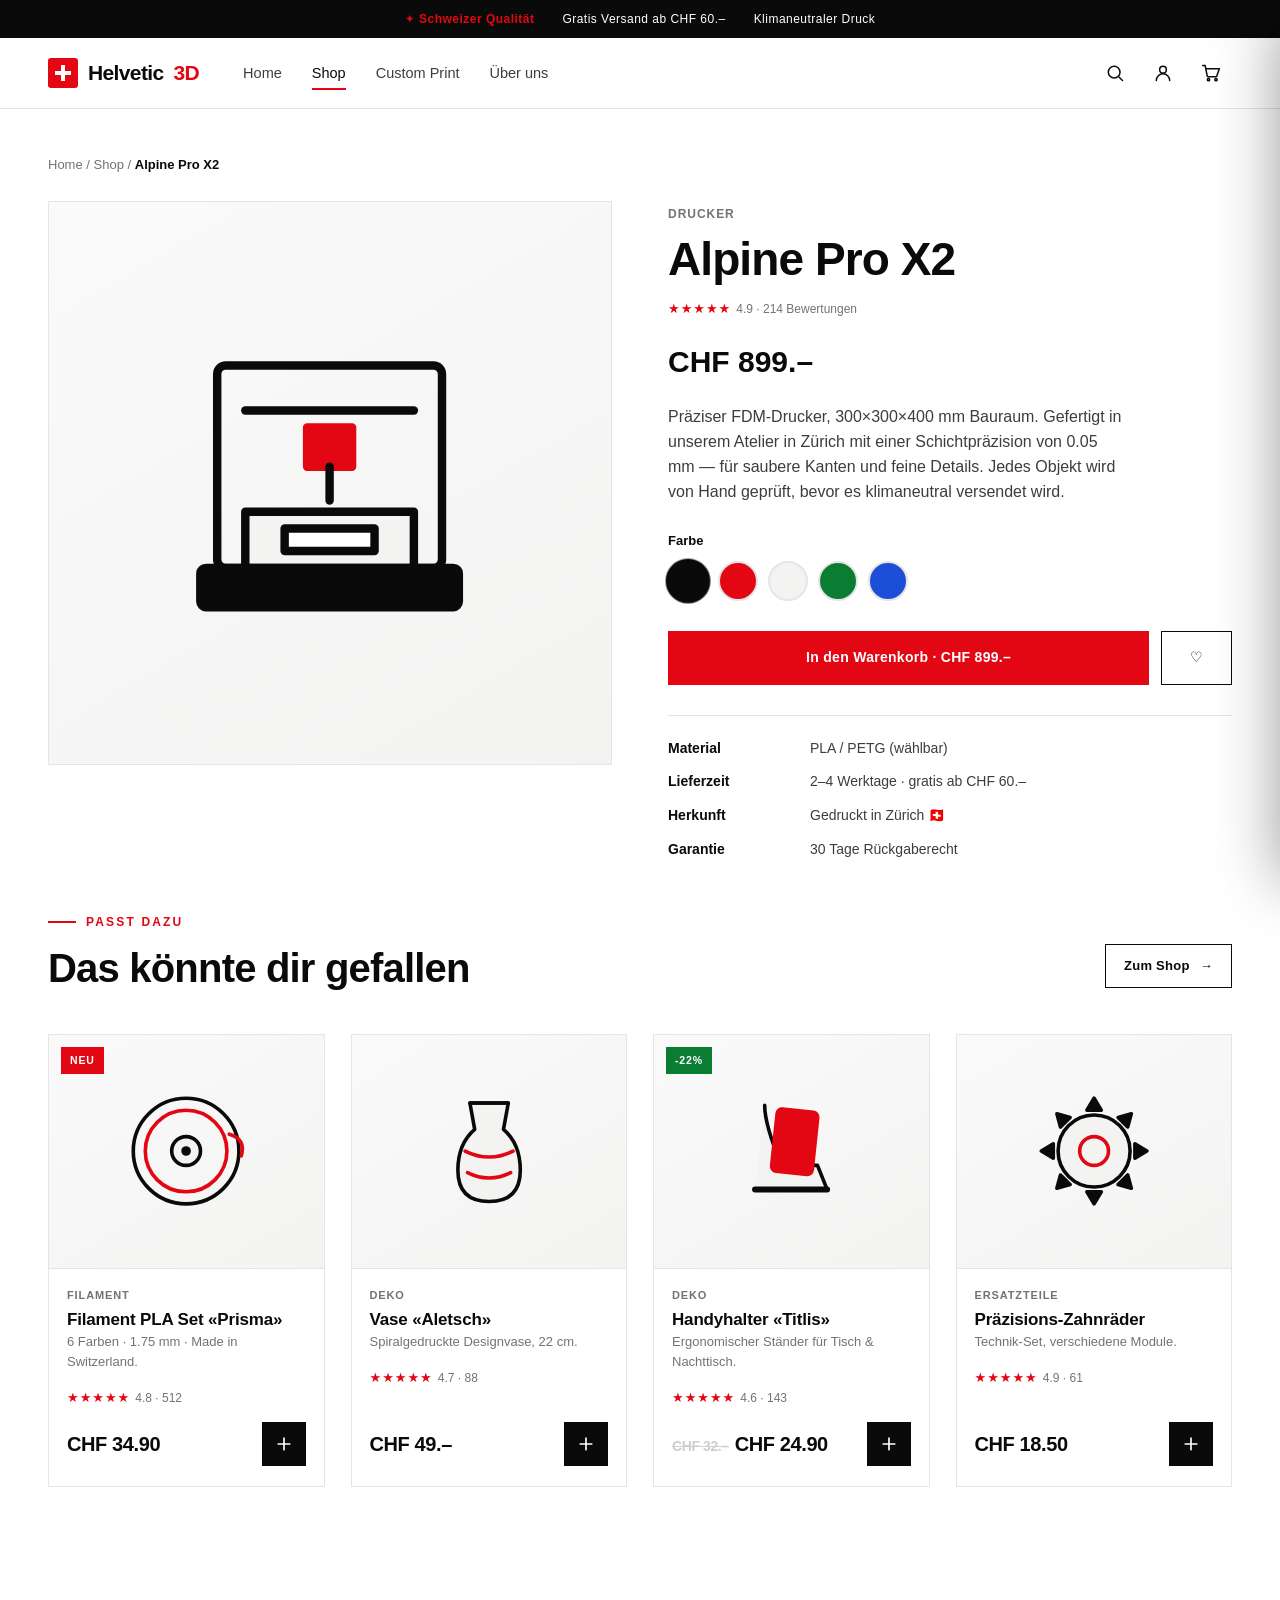
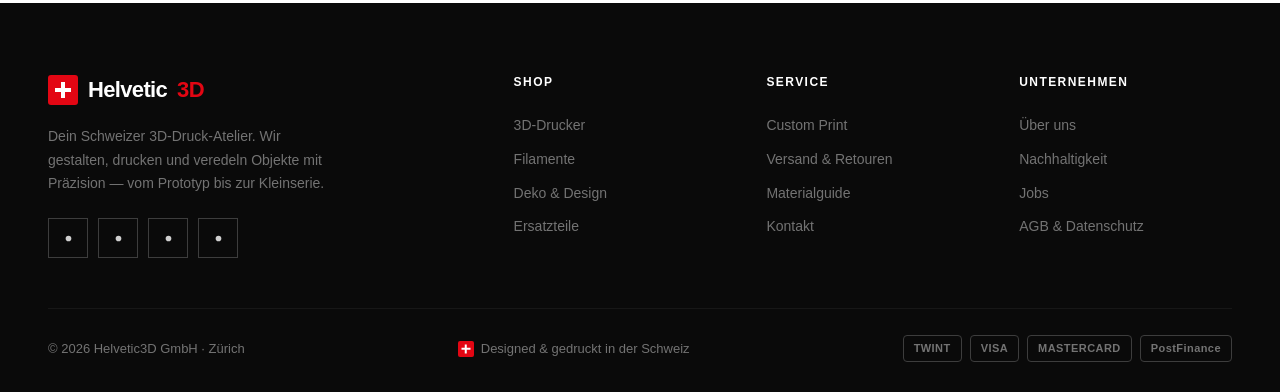
<file: product.html>
<!DOCTYPE html>
<html lang="de">
<head>
  <meta charset="UTF-8">
  <meta name="viewport" content="width=device-width, initial-scale=1.0">
  <title>Produkt — Helvetic3D</title>
  <link rel="stylesheet" href="css/style.css">
  <link rel="icon" href="data:image/svg+xml,<svg xmlns='http://www.w3.org/2000/svg' viewBox='0 0 100 100'><rect width='100' height='100' fill='%23E30613'/><rect x='44' y='22' width='12' height='56' fill='white'/><rect x='22' y='44' width='56' height='12' fill='white'/></svg>">
</head>
<body>

  <section class="pdp">
    <div class="wrap">
      <div class="crumbs" style="margin-bottom:26px;font-size:13px;color:var(--gray-500)">
        <a href="index.html">Home</a> / <a href="shop.html">Shop</a> / <b id="crumbName"></b>
      </div>
      <div class="pdp-grid" id="pdp"></div>
    </div>
  </section>

  <section class="section-pad" style="padding-top:0">
    <div class="wrap">
      <div class="sec-head">
        <div><span class="eyebrow">Passt dazu</span><h2 style="margin-top:16px;font-size:clamp(26px,3.4vw,40px)">Das könnte dir gefallen</h2></div>
        <a href="shop.html" class="btn btn--ghost btn--sm">Zum Shop <span class="arrow">→</span></a>
      </div>
      <div class="prod-grid" id="related"></div>
    </div>
  </section>

  <script src="js/data.js"></script>
  <script src="js/app.js"></script>
  <script src="js/partials.js"></script>
  <script>
    mountChrome('shop');
    mountFooter();

    const params = new URLSearchParams(location.search);
    const id = params.get('id') || 'p1';
    const p = PRODUCTS.find(x => x.id === id) || PRODUCTS[0];

    document.title = p.name + ' — Helvetic3D';
    document.getElementById('crumbName').textContent = p.name;

    const priceHtml = p.old
      ? `<span class="old" style="color:var(--gray-300);text-decoration:line-through;font-size:20px;margin-right:10px">${CHF(p.old)}</span>${CHF(p.price)}`
      : CHF(p.price);

    const colors = ['#0A0A0A', '#E30613', '#f3f3f2', '#0a7d33', '#1d4ed8'];

    document.getElementById('pdp').innerHTML = `
      <div class="pdp-media">${ART[p.art]}</div>
      <div class="pdp-info">
        <span class="card-cat">${p.cat}</span>
        <h1>${p.name}</h1>
        <div class="rating"><span class="stars">${stars(p.rating)}</span> ${p.rating.toFixed(1)} · ${p.reviews} Bewertungen</div>
        <div class="pdp-price">${priceHtml}</div>
        <p class="pdp-desc">${p.desc} Gefertigt in unserem Atelier in Zürich mit einer Schichtpräzision von 0.05 mm — für saubere Kanten und feine Details. Jedes Objekt wird von Hand geprüft, bevor es klimaneutral versendet wird.</p>

        <div class="pdp-opts">
          <label>Farbe</label>
          <div class="swatches" id="swatches">
            ${colors.map((c, i) => `<span class="swatch ${i === 0 ? 'on' : ''}" style="background:${c}" data-c></span>`).join('')}
          </div>
        </div>

        <div class="pdp-actions">
          <button class="btn btn--red" style="flex:1" data-add="${p.id}">In den Warenkorb · ${CHF(p.price)}</button>
          <button class="btn btn--ghost" aria-label="Merken">♡</button>
        </div>

        <div class="pdp-meta">
          <div><b>Material</b><span>${p.catKey === 'filament' ? 'PLA · 1.75 mm' : 'PLA / PETG (wählbar)'}</span></div>
          <div><b>Lieferzeit</b><span>2–4 Werktage · gratis ab CHF 60.–</span></div>
          <div><b>Herkunft</b><span>Gedruckt in Zürich 🇨🇭</span></div>
          <div><b>Garantie</b><span>30 Tage Rückgaberecht</span></div>
        </div>
      </div>`;

    // Farb-Swatches
    document.querySelectorAll('#swatches .swatch').forEach(s =>
      s.onclick = () => {
        document.querySelectorAll('#swatches .swatch').forEach(x => x.classList.remove('on'));
        s.classList.add('on');
      });

    // Ähnliche Produkte
    renderProducts(PRODUCTS.filter(x => x.id !== p.id).slice(0, 4), '#related');

    wireChrome();
  </script>
</body>
</html>
</file>
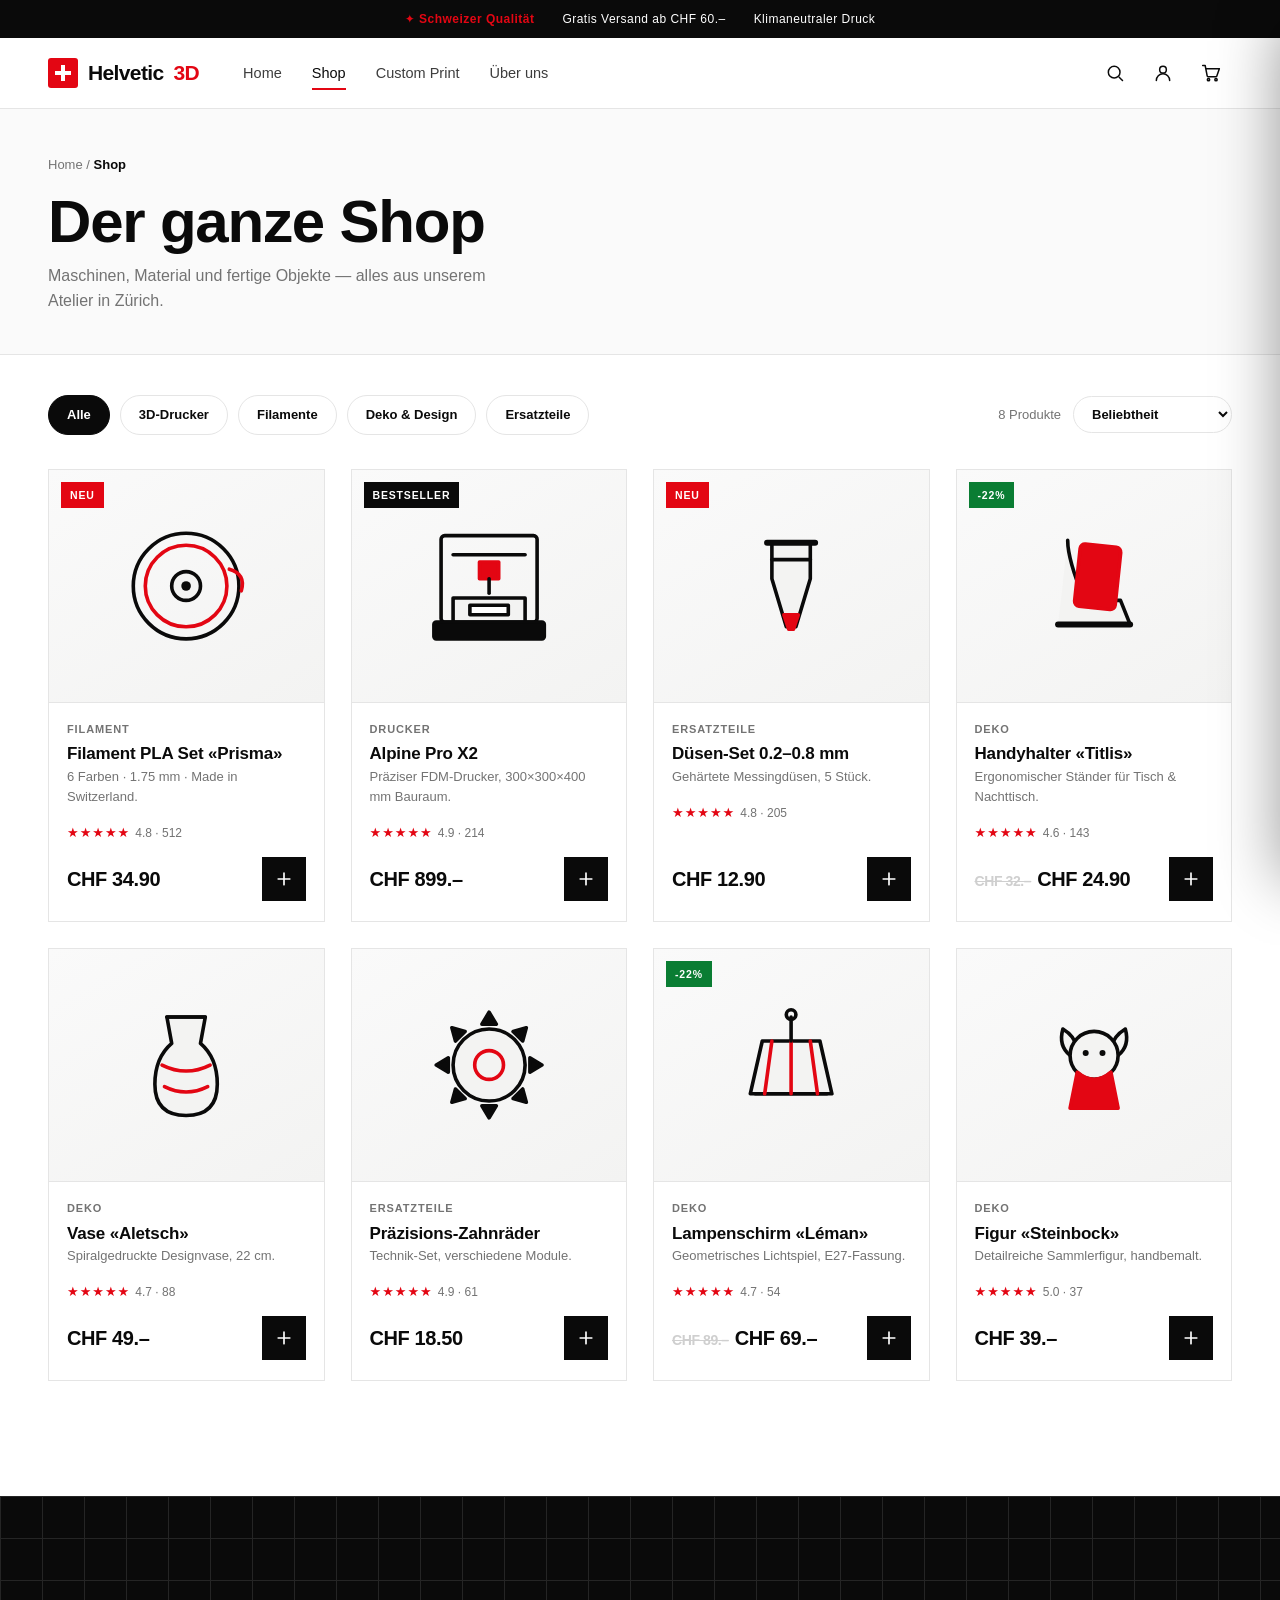
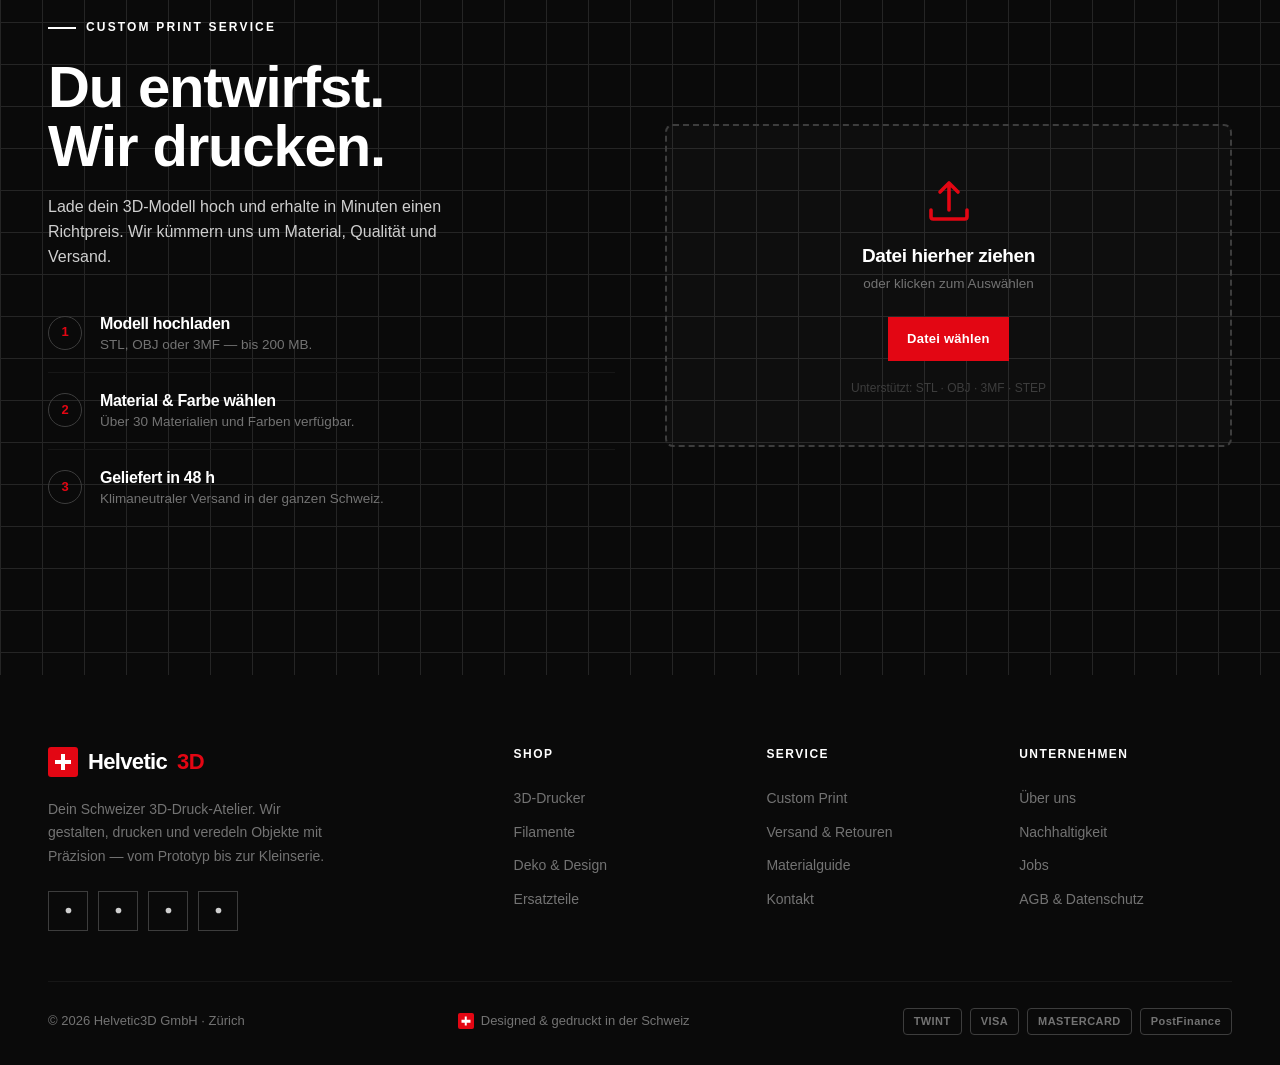
<file: shop.html>
<!DOCTYPE html>
<html lang="de">
<head>
  <meta charset="UTF-8">
  <meta name="viewport" content="width=device-width, initial-scale=1.0">
  <title>Shop — Helvetic3D</title>
  <meta name="description" content="Alle Produkte von Helvetic3D: 3D-Drucker, Filamente, Design-Objekte und Ersatzteile. Schweizer Qualität.">
  <link rel="stylesheet" href="css/style.css">
  <link rel="icon" href="data:image/svg+xml,<svg xmlns='http://www.w3.org/2000/svg' viewBox='0 0 100 100'><rect width='100' height='100' fill='%23E30613'/><rect x='44' y='22' width='12' height='56' fill='white'/><rect x='22' y='44' width='56' height='12' fill='white'/></svg>">
</head>
<body>

  <!-- ========================= SHOP HEAD ========================= -->
  <section class="shop-head">
    <div class="wrap">
      <div class="crumbs"><a href="index.html">Home</a> / <b>Shop</b></div>
      <h1>Der ganze Shop</h1>
      <p>Maschinen, Material und fertige Objekte — alles aus unserem Atelier in Zürich.</p>
    </div>
  </section>

  <!-- ========================== PRODUKTE ========================= -->
  <section class="section-pad" style="padding-top:40px">
    <div class="wrap">
      <div class="toolbar">
        <div class="filters" id="filters"></div>
        <span class="count" id="count"></span>
        <select class="sort" id="sort">
          <option value="pop">Beliebtheit</option>
          <option value="asc">Preis aufsteigend</option>
          <option value="desc">Preis absteigend</option>
          <option value="rating">Beste Bewertung</option>
        </select>
      </div>
      <div class="prod-grid" id="grid"></div>
    </div>
  </section>

  <!-- ======================== CUSTOM PRINT ======================= -->
  <section class="custom section-pad" id="custom">
    <div class="grid-bg"></div>
    <div class="wrap">
      <div>
        <span class="eyebrow">Custom Print Service</span>
        <h2>Du entwirfst.<br>Wir drucken.</h2>
        <p>Lade dein 3D-Modell hoch und erhalte in Minuten einen Richtpreis. Wir kümmern uns um Material, Qualität und Versand.</p>
        <div class="steps">
          <div class="step"><span class="n">1</span><div><h4>Modell hochladen</h4><p>STL, OBJ oder 3MF — bis 200 MB.</p></div></div>
          <div class="step"><span class="n">2</span><div><h4>Material &amp; Farbe wählen</h4><p>Über 30 Materialien und Farben verfügbar.</p></div></div>
          <div class="step"><span class="n">3</span><div><h4>Geliefert in 48 h</h4><p>Klimaneutraler Versand in der ganzen Schweiz.</p></div></div>
        </div>
      </div>
      <div class="upload" id="uploadZone">
        <div class="up-ico">
          <svg viewBox="0 0 24 24" fill="none" stroke="currentColor" stroke-width="1.6" stroke-linecap="round" stroke-linejoin="round"><path d="M12 16V4M8 8l4-4 4 4"/><path d="M4 16v3a1 1 0 0 0 1 1h14a1 1 0 0 0 1-1v-3"/></svg>
        </div>
        <h4>Datei hierher ziehen</h4>
        <p>oder klicken zum Auswählen</p>
        <button class="btn btn--red btn--sm">Datei wählen</button>
        <div class="formats">Unterstützt: STL · OBJ · 3MF · STEP</div>
      </div>
    </div>
  </section>

  <script src="js/data.js"></script>
  <script src="js/app.js"></script>
  <script src="js/partials.js"></script>
  <script>
    mountChrome('shop');
    mountFooter();

    let activeCat = 'all';
    let sortMode = 'pop';

    const FILTERS = [
      { key: 'all', label: 'Alle' },
      { key: 'drucker', label: '3D-Drucker' },
      { key: 'filament', label: 'Filamente' },
      { key: 'deko', label: 'Deko & Design' },
      { key: 'ersatz', label: 'Ersatzteile' },
    ];

    function drawFilters() {
      document.getElementById('filters').innerHTML = FILTERS.map(f =>
        `<button class="chip ${f.key === activeCat ? 'active' : ''}" data-f="${f.key}">${f.label}</button>`).join('');
      document.querySelectorAll('[data-f]').forEach(b =>
        b.onclick = () => { activeCat = b.dataset.f; update(); });
    }

    function update() {
      let list = PRODUCTS.filter(p => activeCat === 'all' || p.catKey === activeCat);
      if (sortMode === 'asc') list.sort((a, b) => a.price - b.price);
      else if (sortMode === 'desc') list.sort((a, b) => b.price - a.price);
      else if (sortMode === 'rating') list.sort((a, b) => b.rating - a.rating);
      else list.sort((a, b) => b.reviews - a.reviews);

      document.getElementById('count').textContent = `${list.length} Produkte`;
      drawFilters();
      renderProducts(list, '#grid');
    }

    document.getElementById('sort').addEventListener('change', e => { sortMode = e.target.value; update(); });
    document.getElementById('uploadZone')?.addEventListener('click', () => toast('Demo — Upload ist deaktiviert.'));

    update();
    wireChrome();

    // Direktsprung zu #custom
    if (location.hash === '#custom') document.getElementById('custom').scrollIntoView();
  </script>
</body>
</html>
</file>
<file: css/style.css>
/* =================================================================
   HELVETIC3D — Design System
   Swiss International Typographic Style
   Grid-based · High contrast · Helvetica · Red accent
   ================================================================= */

:root {
  /* Colors */
  --red:        #E30613;   /* Swiss red */
  --red-dark:   #B70410;
  --ink:        #0A0A0A;
  --ink-soft:   #1a1a1a;
  --gray-900:   #171717;
  --gray-700:   #3d3d3d;
  --gray-500:   #737373;
  --gray-300:   #cfcfcf;
  --gray-200:   #e5e5e5;
  --gray-100:   #f3f3f2;
  --gray-50:    #fafafa;
  --paper:      #ffffff;

  /* Typography */
  --font: "Helvetica Neue", Helvetica, Arial, "Inter", system-ui, sans-serif;

  /* Layout */
  --max:        1320px;
  --gutter:     clamp(20px, 4vw, 48px);
  --nav-h:      70px;

  /* Motion */
  --ease:       cubic-bezier(0.16, 1, 0.3, 1);
}

/* --------------------------------------------------- Reset ------ */
*, *::before, *::after { box-sizing: border-box; }
* { margin: 0; padding: 0; }

html { scroll-behavior: smooth; -webkit-text-size-adjust: 100%; }

body {
  font-family: var(--font);
  color: var(--ink);
  background: var(--paper);
  line-height: 1.55;
  font-size: 16px;
  -webkit-font-smoothing: antialiased;
  text-rendering: optimizeLegibility;
  overflow-x: hidden;
}

img, svg { display: block; max-width: 100%; }
a { color: inherit; text-decoration: none; }
button, input, textarea, select { font: inherit; color: inherit; }
button { cursor: pointer; background: none; border: none; }
ul { list-style: none; }

/* --------------------------------------------------- Type ------- */
h1, h2, h3, h4 { font-weight: 700; line-height: 1.02; letter-spacing: -0.02em; }

.eyebrow {
  font-size: 12px;
  font-weight: 700;
  letter-spacing: 0.18em;
  text-transform: uppercase;
  color: var(--red);
  display: inline-flex;
  align-items: center;
  gap: 10px;
}
.eyebrow::before {
  content: "";
  width: 28px;
  height: 2px;
  background: var(--red);
}

/* --------------------------------------------------- Layout ----- */
.wrap {
  width: 100%;
  max-width: var(--max);
  margin-inline: auto;
  padding-inline: var(--gutter);
}

section { position: relative; }

.section-pad { padding-block: clamp(64px, 9vw, 130px); }

.line-top { border-top: 1px solid var(--gray-200); }

/* --------------------------------------------------- Buttons ---- */
.btn {
  display: inline-flex;
  align-items: center;
  justify-content: center;
  gap: 10px;
  padding: 15px 28px;
  font-size: 14px;
  font-weight: 700;
  letter-spacing: 0.02em;
  border: 1.5px solid var(--ink);
  background: var(--ink);
  color: #fff;
  transition: transform .3s var(--ease), background .3s var(--ease), color .3s var(--ease);
  will-change: transform;
}
.btn:hover { background: var(--red); border-color: var(--red); transform: translateY(-2px); }
.btn:active { transform: translateY(0); }
.btn svg { width: 18px; height: 18px; flex: none; }

.btn--ghost { background: transparent; color: var(--ink); }
.btn--ghost:hover { background: var(--ink); color: #fff; border-color: var(--ink); }

.btn--red { background: var(--red); border-color: var(--red); }
.btn--red:hover { background: var(--red-dark); border-color: var(--red-dark); }

.btn--sm { padding: 11px 18px; font-size: 13px; }
.btn--block { width: 100%; }

.arrow { transition: transform .3s var(--ease); }
.btn:hover .arrow { transform: translateX(4px); }

/* =================================================================
   TOP BAR
   ================================================================= */
.topbar {
  background: var(--ink);
  color: #fff;
  font-size: 12px;
  letter-spacing: 0.04em;
}
.topbar .wrap {
  display: flex;
  align-items: center;
  justify-content: center;
  gap: 28px;
  height: 38px;
  overflow: hidden;
  white-space: nowrap;
}
.topbar span { display: inline-flex; align-items: center; gap: 8px; }
.topbar .swiss { color: var(--red); font-weight: 700; }
.topbar .hide-sm { }

/* =================================================================
   NAVIGATION
   ================================================================= */
.nav {
  position: sticky;
  top: 0;
  z-index: 100;
  background: rgba(255,255,255,0.85);
  backdrop-filter: saturate(180%) blur(14px);
  -webkit-backdrop-filter: saturate(180%) blur(14px);
  border-bottom: 1px solid var(--gray-200);
}
.nav .wrap {
  height: var(--nav-h);
  display: flex;
  align-items: center;
  gap: 32px;
}

.brand {
  display: flex;
  align-items: center;
  gap: 10px;
  font-weight: 800;
  letter-spacing: -0.03em;
  font-size: 21px;
}
.brand .mark {
  width: 30px; height: 30px;
  background: var(--red);
  position: relative;
  flex: none;
  border-radius: 3px;
}
/* Swiss cross inside logo mark */
.brand .mark::before,
.brand .mark::after {
  content: "";
  position: absolute;
  background: #fff;
  top: 50%; left: 50%;
  transform: translate(-50%, -50%);
}
.brand .mark::before { width: 4px; height: 16px; }
.brand .mark::after  { width: 16px; height: 4px; }
.brand b { color: var(--red); }

.nav-links {
  display: flex;
  align-items: center;
  gap: 30px;
  margin-left: 12px;
}
.nav-links a {
  font-size: 14.5px;
  font-weight: 500;
  color: var(--gray-700);
  position: relative;
  padding-block: 4px;
  transition: color .2s;
}
.nav-links a::after {
  content: "";
  position: absolute; left: 0; bottom: -2px;
  width: 0; height: 2px; background: var(--red);
  transition: width .3s var(--ease);
}
.nav-links a:hover, .nav-links a.active { color: var(--ink); }
.nav-links a:hover::after, .nav-links a.active::after { width: 100%; }

.nav-actions {
  margin-left: auto;
  display: flex;
  align-items: center;
  gap: 6px;
}
.icon-btn {
  width: 42px; height: 42px;
  display: grid; place-items: center;
  border-radius: 50%;
  color: var(--ink);
  position: relative;
  transition: background .2s;
}
.icon-btn:hover { background: var(--gray-100); }
.icon-btn svg { width: 20px; height: 20px; }

.cart-count {
  position: absolute;
  top: 4px; right: 3px;
  min-width: 18px; height: 18px;
  padding: 0 4px;
  background: var(--red);
  color: #fff;
  border-radius: 9px;
  font-size: 11px;
  font-weight: 700;
  display: grid; place-items: center;
  line-height: 1;
}

.burger { display: none; }

/* =================================================================
   HERO
   ================================================================= */
.hero {
  position: relative;
  overflow: hidden;
  background: var(--gray-50);
  border-bottom: 1px solid var(--gray-200);
}
.hero .wrap {
  display: grid;
  grid-template-columns: 1.05fr 0.95fr;
  align-items: center;
  gap: 40px;
  min-height: min(78vh, 720px);
  padding-block: 56px;
}
.hero-copy { max-width: 560px; }
.hero h1 {
  font-size: clamp(42px, 6.4vw, 88px);
  margin: 22px 0 20px;
}
.hero h1 .out {
  color: transparent;
  -webkit-text-stroke: 1.5px var(--ink);
}
.hero p {
  font-size: clamp(16px, 1.5vw, 19px);
  color: var(--gray-700);
  max-width: 460px;
  margin-bottom: 34px;
}
.hero-cta { display: flex; gap: 14px; flex-wrap: wrap; }

.hero-stats {
  display: flex;
  gap: 40px;
  margin-top: 48px;
  padding-top: 30px;
  border-top: 1px solid var(--gray-200);
}
.hero-stats .num {
  font-size: 30px; font-weight: 800; letter-spacing: -0.03em;
}
.hero-stats .lbl { font-size: 12.5px; color: var(--gray-500); letter-spacing: 0.02em; }

/* Hero 3D stage */
.stage {
  position: relative;
  aspect-ratio: 1 / 1;
  display: grid;
  place-items: center;
  perspective: 1000px;
}
.stage::before {
  content: "";
  position: absolute; inset: 8%;
  background:
    radial-gradient(circle at 50% 45%, rgba(227,6,19,.12), transparent 62%);
  z-index: 0;
}
.grid-bg {
  position: absolute; inset: 0;
  background-image:
    linear-gradient(var(--gray-200) 1px, transparent 1px),
    linear-gradient(90deg, var(--gray-200) 1px, transparent 1px);
  background-size: 42px 42px;
  mask-image: radial-gradient(circle at 50% 50%, #000 40%, transparent 74%);
  -webkit-mask-image: radial-gradient(circle at 50% 50%, #000 40%, transparent 74%);
  opacity: .8;
}

/* CSS 3D rotating cube */
.cube-scene { position: relative; width: 200px; height: 200px; transform-style: preserve-3d; z-index: 2; }
.cube {
  position: absolute; inset: 0;
  transform-style: preserve-3d;
  animation: spin 16s linear infinite;
}
.cube .face {
  position: absolute;
  width: 200px; height: 200px;
  border: 1.5px solid var(--ink);
  background: rgba(255,255,255,0.62);
  backdrop-filter: blur(2px);
  display: grid; place-items: center;
}
.cube .face span {
  font-size: 46px; font-weight: 800; color: var(--red);
  letter-spacing: -0.04em;
}
.cube .front  { transform: rotateY(0deg)   translateZ(100px); }
.cube .back   { transform: rotateY(180deg) translateZ(100px); }
.cube .right  { transform: rotateY(90deg)  translateZ(100px); }
.cube .left   { transform: rotateY(-90deg) translateZ(100px); }
.cube .top    { transform: rotateX(90deg)  translateZ(100px); }
.cube .bottom { transform: rotateX(-90deg) translateZ(100px); }

@keyframes spin {
  from { transform: rotateX(-24deg) rotateY(0deg); }
  to   { transform: rotateX(-24deg) rotateY(360deg); }
}

.stage-badge {
  position: absolute;
  z-index: 3;
  background: var(--ink);
  color: #fff;
  font-size: 11px;
  font-weight: 700;
  letter-spacing: 0.12em;
  padding: 9px 14px;
  text-transform: uppercase;
}
.stage-badge.b1 { top: 12%; left: 4%; }
.stage-badge.b1 b { color: var(--red); }
.stage-badge.b2 { bottom: 12%; right: 2%; background: var(--red); }

/* =================================================================
   MARQUEE / TRUST BAR
   ================================================================= */
.marquee {
  background: var(--ink);
  color: #fff;
  overflow: hidden;
  padding-block: 16px;
}
.marquee-track {
  display: flex;
  gap: 44px;
  white-space: nowrap;
  width: max-content;
  animation: marq 30s linear infinite;
}
.marquee-track span {
  font-size: 15px; font-weight: 600; letter-spacing: 0.04em;
  display: inline-flex; align-items: center; gap: 44px;
}
.marquee-track span::after { content: "◆"; color: var(--red); font-size: 10px; }
@keyframes marq { to { transform: translateX(-50%); } }

/* =================================================================
   SECTION HEADER
   ================================================================= */
.sec-head {
  display: flex;
  align-items: flex-end;
  justify-content: space-between;
  gap: 24px;
  margin-bottom: 46px;
  flex-wrap: wrap;
}
.sec-head h2 { font-size: clamp(30px, 4.4vw, 54px); }
.sec-head p { color: var(--gray-500); max-width: 380px; margin-top: 14px; }

/* =================================================================
   CATEGORIES
   ================================================================= */
.cat-grid {
  display: grid;
  grid-template-columns: repeat(4, 1fr);
  gap: 0;
  border: 1px solid var(--gray-200);
}
.cat {
  padding: 34px 28px 30px;
  border-right: 1px solid var(--gray-200);
  transition: background .3s var(--ease);
  position: relative;
  overflow: hidden;
}
.cat:last-child { border-right: none; }
.cat:hover { background: var(--gray-50); }
.cat .cat-ico {
  width: 52px; height: 52px; color: var(--red);
  margin-bottom: 40px;
}
.cat h3 { font-size: 20px; margin-bottom: 8px; }
.cat p { font-size: 14px; color: var(--gray-500); margin-bottom: 22px; }
.cat .go {
  font-size: 13px; font-weight: 700; color: var(--ink);
  display: inline-flex; align-items: center; gap: 8px;
}
.cat .go svg { width: 16px; transition: transform .3s var(--ease); }
.cat:hover .go svg { transform: translateX(5px); }
.cat .idx {
  position: absolute; top: 20px; right: 22px;
  font-size: 12px; color: var(--gray-300); font-weight: 700;
}

/* =================================================================
   PRODUCT CARD & GRID
   ================================================================= */
.prod-grid {
  display: grid;
  grid-template-columns: repeat(4, 1fr);
  gap: 26px;
}
.prod-grid.cols-3 { grid-template-columns: repeat(3, 1fr); }

.card {
  border: 1px solid var(--gray-200);
  background: #fff;
  display: flex;
  flex-direction: column;
  transition: box-shadow .35s var(--ease), transform .35s var(--ease), border-color .35s var(--ease);
  position: relative;
}
.card:hover {
  box-shadow: 0 24px 50px -28px rgba(0,0,0,0.25);
  transform: translateY(-4px);
  border-color: var(--gray-300);
}
.card-media {
  position: relative;
  aspect-ratio: 4 / 3.4;
  background:
    linear-gradient(150deg, var(--gray-50), var(--gray-100));
  display: grid; place-items: center;
  overflow: hidden;
  border-bottom: 1px solid var(--gray-200);
}
.card-media svg.art { width: 62%; height: 62%; transition: transform .5s var(--ease); }
.card:hover .card-media svg.art { transform: scale(1.07) rotate(-2deg); }

.tag {
  position: absolute; top: 12px; left: 12px;
  font-size: 10.5px; font-weight: 700; letter-spacing: 0.08em;
  text-transform: uppercase;
  padding: 5px 9px;
  background: var(--ink); color: #fff;
}
.tag.new { background: var(--red); }
.tag.sale { background: #0a7d33; }

.wish {
  position: absolute; top: 10px; right: 10px;
  width: 36px; height: 36px; border-radius: 50%;
  background: rgba(255,255,255,0.9);
  display: grid; place-items: center;
  color: var(--gray-500);
  opacity: 0; transform: translateY(-6px);
  transition: opacity .3s, transform .3s, color .2s;
}
.card:hover .wish { opacity: 1; transform: translateY(0); }
.wish:hover { color: var(--red); }
.wish svg { width: 18px; height: 18px; }

.card-body { padding: 18px 18px 20px; display: flex; flex-direction: column; flex: 1; }
.card-cat { font-size: 11px; color: var(--gray-500); letter-spacing: 0.08em; text-transform: uppercase; font-weight: 600; }
.card h3 { font-size: 17px; margin: 7px 0 4px; letter-spacing: -0.01em; }
.card .desc { font-size: 13px; color: var(--gray-500); margin-bottom: 16px; }

.rating { display: flex; align-items: center; gap: 5px; margin-bottom: 14px; font-size: 12px; color: var(--gray-500); }
.stars { color: var(--red); letter-spacing: 1px; font-size: 13px; }

.card-foot {
  margin-top: auto;
  display: flex; align-items: center; justify-content: space-between;
  gap: 12px;
}
.price { font-size: 20px; font-weight: 800; letter-spacing: -0.02em; }
.price small { font-size: 12px; color: var(--gray-500); font-weight: 500; }
.price .old { color: var(--gray-300); text-decoration: line-through; font-size: 14px; margin-right: 6px; font-weight: 600; }

.add {
  width: 44px; height: 44px;
  background: var(--ink); color: #fff;
  display: grid; place-items: center;
  transition: background .25s, transform .25s;
  flex: none;
}
.add:hover { background: var(--red); transform: rotate(90deg); }
.add svg { width: 20px; height: 20px; }

/* =================================================================
   FILTER BAR (shop page)
   ================================================================= */
.shop-head {
  background: var(--gray-50);
  border-bottom: 1px solid var(--gray-200);
  padding-block: 46px 40px;
}
.crumbs { font-size: 13px; color: var(--gray-500); margin-bottom: 16px; }
.crumbs b { color: var(--ink); }
.shop-head h1 { font-size: clamp(34px, 5vw, 60px); }
.shop-head p { color: var(--gray-500); margin-top: 12px; max-width: 460px; }

.toolbar {
  display: flex;
  align-items: center;
  gap: 12px;
  flex-wrap: wrap;
  margin-bottom: 34px;
}
.filters { display: flex; gap: 10px; flex-wrap: wrap; }
.chip {
  padding: 9px 18px;
  border: 1.5px solid var(--gray-200);
  font-size: 13px; font-weight: 600;
  background: #fff;
  transition: all .2s;
  border-radius: 999px;
}
.chip:hover { border-color: var(--ink); }
.chip.active { background: var(--ink); color: #fff; border-color: var(--ink); }
.toolbar .count { margin-left: auto; font-size: 13px; color: var(--gray-500); }
.sort {
  border: 1.5px solid var(--gray-200);
  padding: 9px 14px; font-size: 13px; font-weight: 600;
  background: #fff; border-radius: 999px;
}

/* =================================================================
   CUSTOM PRINT CTA
   ================================================================= */
.custom {
  background: var(--ink);
  color: #fff;
  overflow: hidden;
  position: relative;
}
.custom .grid-bg { opacity: .12; mask-image: none; -webkit-mask-image: none; }
.custom .wrap {
  display: grid;
  grid-template-columns: 1fr 1fr;
  gap: 50px;
  align-items: center;
  position: relative; z-index: 2;
}
.custom h2 { font-size: clamp(30px, 4.6vw, 58px); margin: 20px 0 20px; }
.custom p { color: var(--gray-300); max-width: 440px; margin-bottom: 30px; }
.custom .eyebrow { color: #fff; }
.custom .eyebrow::before { background: #fff; }

.upload {
  border: 2px dashed var(--gray-700);
  border-radius: 8px;
  padding: 48px 30px;
  text-align: center;
  transition: border-color .3s, background .3s;
  background: rgba(255,255,255,0.02);
}
.upload:hover { border-color: var(--red); background: rgba(227,6,19,0.04); }
.upload .up-ico { width: 54px; height: 54px; color: var(--red); margin: 0 auto 18px; }
.upload h4 { font-size: 19px; margin-bottom: 8px; }
.upload p { color: var(--gray-500); font-size: 13.5px; margin: 0 auto 22px; }
.upload .formats { font-size: 12px; color: var(--gray-700); margin-top: 18px; }

.steps { display: flex; flex-direction: column; gap: 4px; margin-bottom: 34px; }
.step { display: flex; gap: 18px; padding: 16px 0; border-bottom: 1px solid var(--gray-900); }
.step:last-child { border-bottom: none; }
.step .n {
  font-size: 13px; font-weight: 800; color: var(--red);
  border: 1.5px solid var(--gray-700); border-radius: 50%;
  width: 34px; height: 34px; flex: none; display: grid; place-items: center;
}
.step h4 { font-size: 16px; margin-bottom: 3px; }
.step p { font-size: 13.5px; color: var(--gray-500); margin: 0; }

/* =================================================================
   FEATURES STRIP
   ================================================================= */
.feat-grid {
  display: grid;
  grid-template-columns: repeat(4, 1fr);
  gap: 0;
  border: 1px solid var(--gray-200);
}
.feat {
  padding: 30px 26px;
  border-right: 1px solid var(--gray-200);
  display: flex; gap: 16px; align-items: flex-start;
}
.feat:last-child { border-right: none; }
.feat svg { width: 28px; height: 28px; color: var(--red); flex: none; }
.feat h4 { font-size: 15px; margin-bottom: 4px; }
.feat p { font-size: 13px; color: var(--gray-500); }

/* =================================================================
   NEWSLETTER
   ================================================================= */
.news {
  background: var(--red);
  color: #fff;
  text-align: center;
}
.news h2 { font-size: clamp(28px, 4.4vw, 52px); max-width: 620px; margin: 0 auto 16px; }
.news p { max-width: 440px; margin: 0 auto 30px; opacity: .92; }
.news-form {
  display: flex; gap: 10px; max-width: 480px; margin: 0 auto;
  flex-wrap: wrap; justify-content: center;
}
.news-form input {
  flex: 1; min-width: 220px;
  padding: 16px 20px;
  border: none; background: rgba(255,255,255,0.14);
  color: #fff; font-size: 15px;
  border: 1.5px solid rgba(255,255,255,0.3);
}
.news-form input::placeholder { color: rgba(255,255,255,0.7); }
.news-form input:focus { outline: none; background: rgba(255,255,255,0.2); border-color: #fff; }
.news-form .btn { background: #fff; color: var(--ink); border-color: #fff; }
.news-form .btn:hover { background: var(--ink); color: #fff; border-color: var(--ink); transform: translateY(-2px); }
.news small { display: block; margin-top: 16px; font-size: 12px; opacity: .8; }

/* =================================================================
   FOOTER
   ================================================================= */
.footer {
  background: var(--ink);
  color: var(--gray-300);
  padding-block: 70px 30px;
}
.foot-top {
  display: grid;
  grid-template-columns: 2fr 1fr 1fr 1fr;
  gap: 40px;
  padding-bottom: 50px;
  border-bottom: 1px solid var(--gray-900);
}
.footer .brand { color: #fff; font-size: 22px; margin-bottom: 18px; }
.foot-about { max-width: 280px; font-size: 14px; color: var(--gray-500); line-height: 1.7; }
.foot-social { display: flex; gap: 10px; margin-top: 22px; }
.foot-social a {
  width: 40px; height: 40px; border: 1px solid var(--gray-700);
  display: grid; place-items: center; color: var(--gray-300);
  transition: all .25s;
}
.foot-social a:hover { background: var(--red); border-color: var(--red); color: #fff; }
.foot-social svg { width: 17px; height: 17px; }

.foot-col h5 {
  font-size: 12px; text-transform: uppercase; letter-spacing: 0.12em;
  color: #fff; margin-bottom: 18px;
}
.foot-col a { display: block; font-size: 14px; color: var(--gray-500); padding: 6px 0; transition: color .2s; }
.foot-col a:hover { color: #fff; }

.foot-bottom {
  display: flex; align-items: center; justify-content: space-between;
  padding-top: 26px; gap: 20px; flex-wrap: wrap;
  font-size: 13px; color: var(--gray-500);
}
.foot-bottom .pay { display: flex; gap: 8px; align-items: center; }
.foot-bottom .pay span {
  border: 1px solid var(--gray-700); padding: 4px 10px; border-radius: 4px;
  font-size: 11px; font-weight: 700; letter-spacing: 0.04em;
}
.made-in { display: inline-flex; align-items: center; gap: 7px; }
.swiss-flag { width: 16px; height: 16px; background: var(--red); position: relative; border-radius: 2px; flex: none; }
.swiss-flag::before, .swiss-flag::after {
  content:""; position: absolute; background: #fff; top: 50%; left: 50%; transform: translate(-50%,-50%);
}
.swiss-flag::before { width: 2.5px; height: 9px; }
.swiss-flag::after  { width: 9px; height: 2.5px; }

/* =================================================================
   CART DRAWER
   ================================================================= */
.overlay {
  position: fixed; inset: 0;
  background: rgba(10,10,10,0.5);
  backdrop-filter: blur(2px);
  opacity: 0; visibility: hidden;
  transition: opacity .35s var(--ease), visibility .35s;
  z-index: 200;
}
.overlay.open { opacity: 1; visibility: visible; }

.drawer {
  position: fixed; top: 0; right: 0;
  width: min(430px, 100%); height: 100%;
  background: #fff;
  z-index: 210;
  transform: translateX(100%);
  transition: transform .4s var(--ease);
  display: flex; flex-direction: column;
  box-shadow: -20px 0 60px -20px rgba(0,0,0,0.4);
}
.drawer.open { transform: translateX(0); }
.drawer-head {
  display: flex; align-items: center; justify-content: space-between;
  padding: 22px 24px; border-bottom: 1px solid var(--gray-200);
}
.drawer-head h3 { font-size: 18px; }
.drawer-head .close { width: 40px; height: 40px; display: grid; place-items: center; border-radius: 50%; transition: background .2s; }
.drawer-head .close:hover { background: var(--gray-100); }
.drawer-head .close svg { width: 22px; height: 22px; }

.drawer-body { flex: 1; overflow-y: auto; padding: 8px 24px; }
.line-item { display: flex; gap: 14px; padding: 18px 0; border-bottom: 1px solid var(--gray-200); }
.line-item .thumb {
  width: 74px; height: 74px; flex: none;
  background: var(--gray-100); border: 1px solid var(--gray-200);
  display: grid; place-items: center;
}
.line-item .thumb svg { width: 60%; height: 60%; }
.line-item .li-info { flex: 1; min-width: 0; }
.line-item h4 { font-size: 14.5px; margin-bottom: 3px; }
.line-item .li-cat { font-size: 12px; color: var(--gray-500); margin-bottom: 10px; }
.qty { display: inline-flex; align-items: center; border: 1px solid var(--gray-200); }
.qty button { width: 28px; height: 28px; display: grid; place-items: center; font-size: 15px; color: var(--gray-700); }
.qty button:hover { color: var(--red); }
.qty span { min-width: 30px; text-align: center; font-size: 14px; font-weight: 700; }
.line-item .li-price { font-weight: 800; font-size: 15px; text-align: right; }
.li-remove { font-size: 12px; color: var(--gray-500); margin-top: 8px; }
.li-remove:hover { color: var(--red); text-decoration: underline; }

.drawer-empty { text-align: center; padding: 70px 20px; color: var(--gray-500); }
.drawer-empty svg { width: 60px; height: 60px; margin: 0 auto 20px; color: var(--gray-300); }
.drawer-empty h4 { color: var(--ink); font-size: 18px; margin-bottom: 8px; }

.drawer-foot { border-top: 1px solid var(--gray-200); padding: 22px 24px; }
.summ-row { display: flex; justify-content: space-between; font-size: 14px; color: var(--gray-500); margin-bottom: 10px; }
.summ-total { display: flex; justify-content: space-between; font-size: 20px; font-weight: 800; margin: 14px 0 18px; color: var(--ink); }
.drawer-foot small { display: block; text-align: center; color: var(--gray-500); font-size: 12px; margin-top: 12px; }

/* =================================================================
   TOAST
   ================================================================= */
.toast {
  position: fixed; bottom: 24px; left: 50%;
  transform: translate(-50%, 120%);
  background: var(--ink); color: #fff;
  padding: 15px 22px; font-size: 14px; font-weight: 600;
  display: flex; align-items: center; gap: 12px;
  z-index: 300; box-shadow: 0 12px 30px -8px rgba(0,0,0,0.4);
  transition: transform .4s var(--ease);
}
.toast.show { transform: translate(-50%, 0); }
.toast svg { width: 20px; height: 20px; color: var(--red); }

/* =================================================================
   PRODUCT DETAIL
   ================================================================= */
.pdp { padding-block: 46px; }
.pdp-grid { display: grid; grid-template-columns: 1fr 1fr; gap: 56px; align-items: start; }
.pdp-media {
  position: sticky; top: 90px;
  aspect-ratio: 1/1;
  background: linear-gradient(150deg, var(--gray-50), var(--gray-100));
  border: 1px solid var(--gray-200);
  display: grid; place-items: center;
}
.pdp-media svg { width: 60%; height: 60%; }
.pdp-info .card-cat { font-size: 12px; }
.pdp-info h1 { font-size: clamp(30px, 4vw, 46px); margin: 10px 0 16px; }
.pdp-price { font-size: 30px; font-weight: 800; margin: 20px 0; }
.pdp-desc { color: var(--gray-700); margin-bottom: 26px; max-width: 460px; }
.pdp-opts { margin-bottom: 26px; }
.pdp-opts label { font-size: 13px; font-weight: 700; display: block; margin-bottom: 10px; }
.swatches { display: flex; gap: 10px; }
.swatch { width: 40px; height: 40px; border-radius: 50%; border: 2px solid var(--gray-200); cursor: pointer; transition: transform .2s; }
.swatch:hover, .swatch.on { transform: scale(1.12); border-color: var(--ink); }
.pdp-actions { display: flex; gap: 12px; margin: 30px 0; }
.pdp-meta { border-top: 1px solid var(--gray-200); padding-top: 22px; display: grid; gap: 12px; }
.pdp-meta div { display: flex; gap: 12px; font-size: 14px; color: var(--gray-700); }
.pdp-meta b { color: var(--ink); min-width: 130px; }

/* =================================================================
   RESPONSIVE
   ================================================================= */
@media (max-width: 1020px) {
  .prod-grid, .cat-grid, .feat-grid { grid-template-columns: repeat(2, 1fr); }
  .cat:nth-child(2), .feat:nth-child(2) { border-right: none; }
  .cat, .feat { border-bottom: 1px solid var(--gray-200); }
  .cat:nth-last-child(-n+2), .feat:nth-last-child(-n+2) { border-bottom: none; }
  .foot-top { grid-template-columns: 1fr 1fr; gap: 34px; }
}

@media (max-width: 860px) {
  .hero .wrap { grid-template-columns: 1fr; }
  .stage { max-width: 380px; margin: 0 auto; order: -1; }
  .custom .wrap { grid-template-columns: 1fr; gap: 34px; }
  .pdp-grid { grid-template-columns: 1fr; gap: 30px; }
  .pdp-media { position: static; }
  .nav-links { display: none; }
  .burger { display: grid; }
  .topbar .hide-sm { display: none; }
}

@media (max-width: 560px) {
  .prod-grid, .cat-grid, .feat-grid, .prod-grid.cols-3 { grid-template-columns: 1fr; }
  .cat, .feat { border-right: none; }
  .foot-top { grid-template-columns: 1fr; }
  .hero-stats { gap: 26px; flex-wrap: wrap; }
  .hero-cta { flex-direction: column; }
  .hero-cta .btn { width: 100%; }
}

/* Mobile menu */
.mobile-menu {
  position: fixed; inset: 0; top: 0;
  background: #fff; z-index: 190;
  transform: translateX(100%);
  transition: transform .4s var(--ease);
  padding: 24px var(--gutter);
  display: flex; flex-direction: column;
}
.mobile-menu.open { transform: translateX(0); }
.mm-head { display: flex; align-items: center; justify-content: space-between; height: 46px; margin-bottom: 30px; }
.mm-head .close { width: 42px; height: 42px; display: grid; place-items: center; }
.mm-head .close svg { width: 26px; height: 26px; }
.mobile-menu nav a {
  display: block; font-size: 30px; font-weight: 700; letter-spacing: -0.02em;
  padding: 16px 0; border-bottom: 1px solid var(--gray-200);
}
.mobile-menu nav a:hover { color: var(--red); }
.mm-foot { margin-top: auto; padding-top: 24px; color: var(--gray-500); font-size: 14px; }

/* Reveal on scroll */
.reveal { opacity: 0; transform: translateY(26px); transition: opacity .7s var(--ease), transform .7s var(--ease); }
.reveal.in { opacity: 1; transform: none; }

@media (prefers-reduced-motion: reduce) {
  * { animation: none !important; transition: none !important; scroll-behavior: auto; }
  .reveal { opacity: 1; transform: none; }
}
</file>
